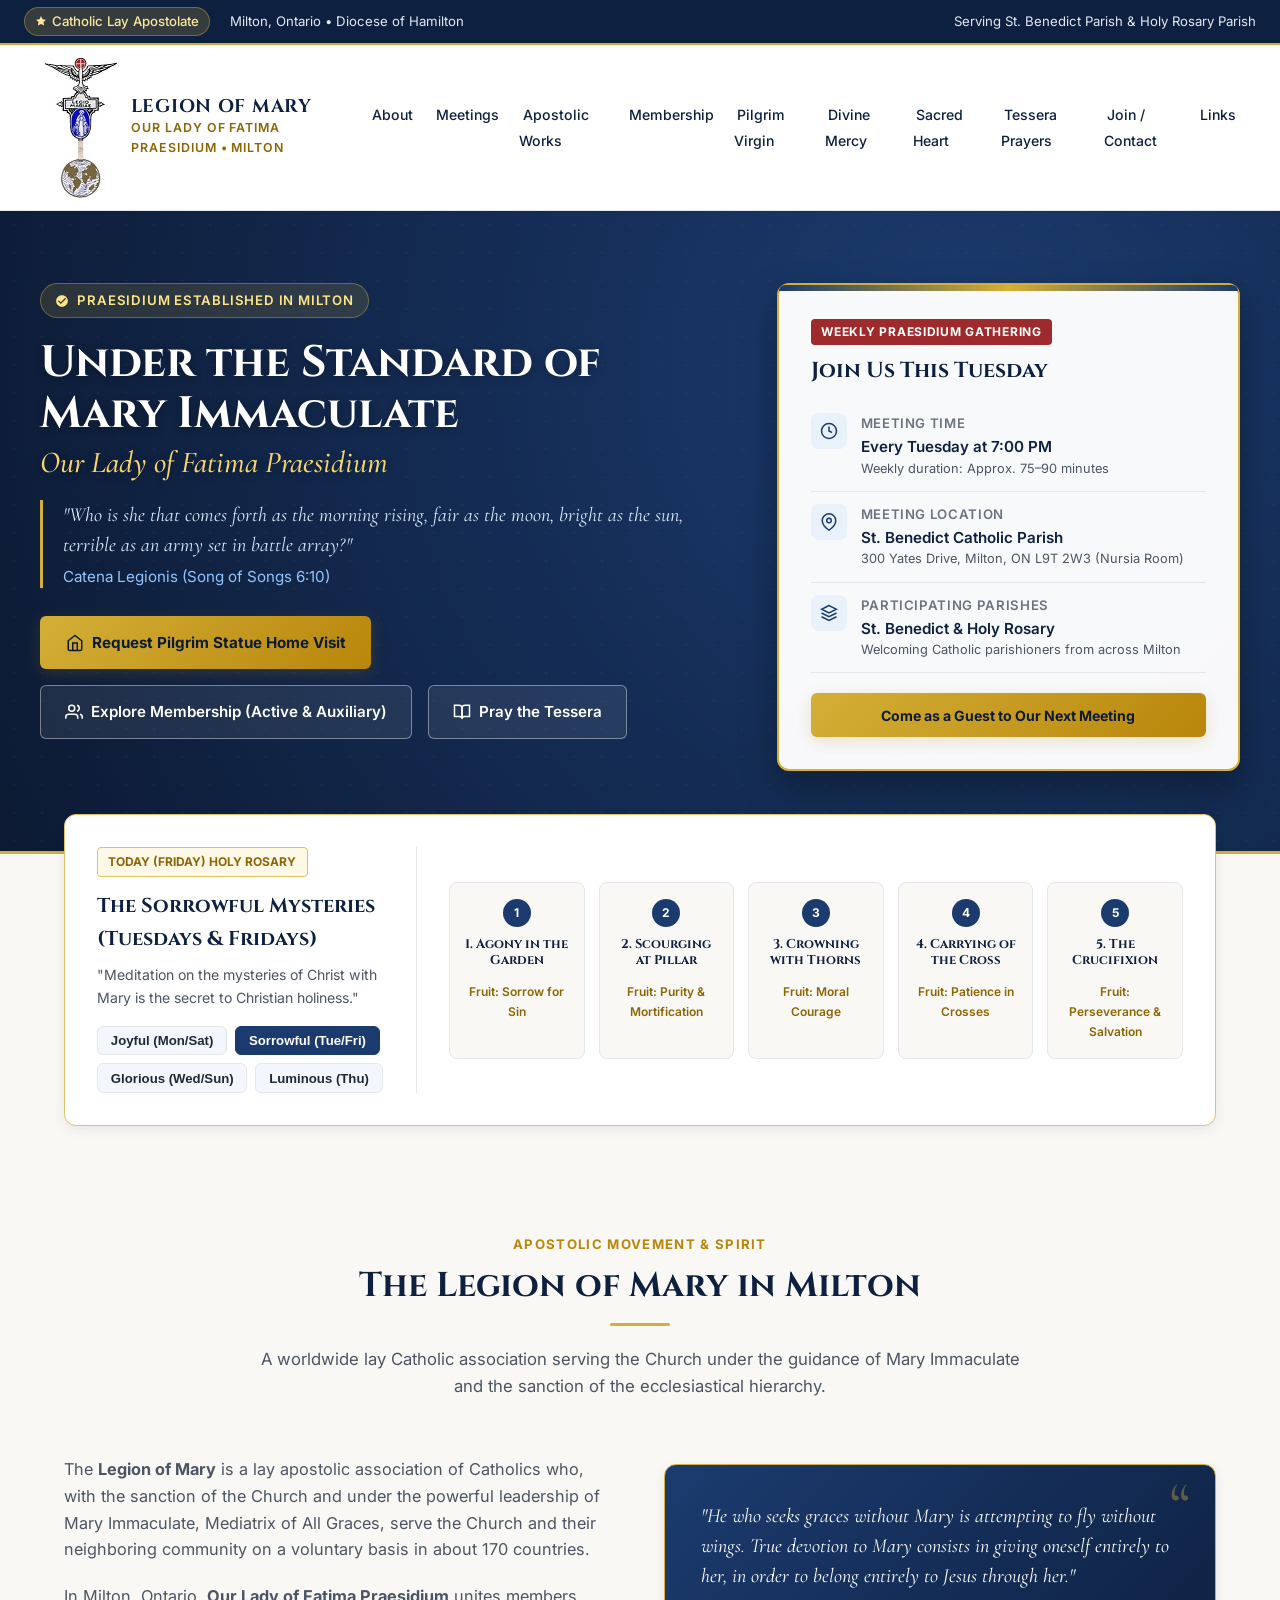
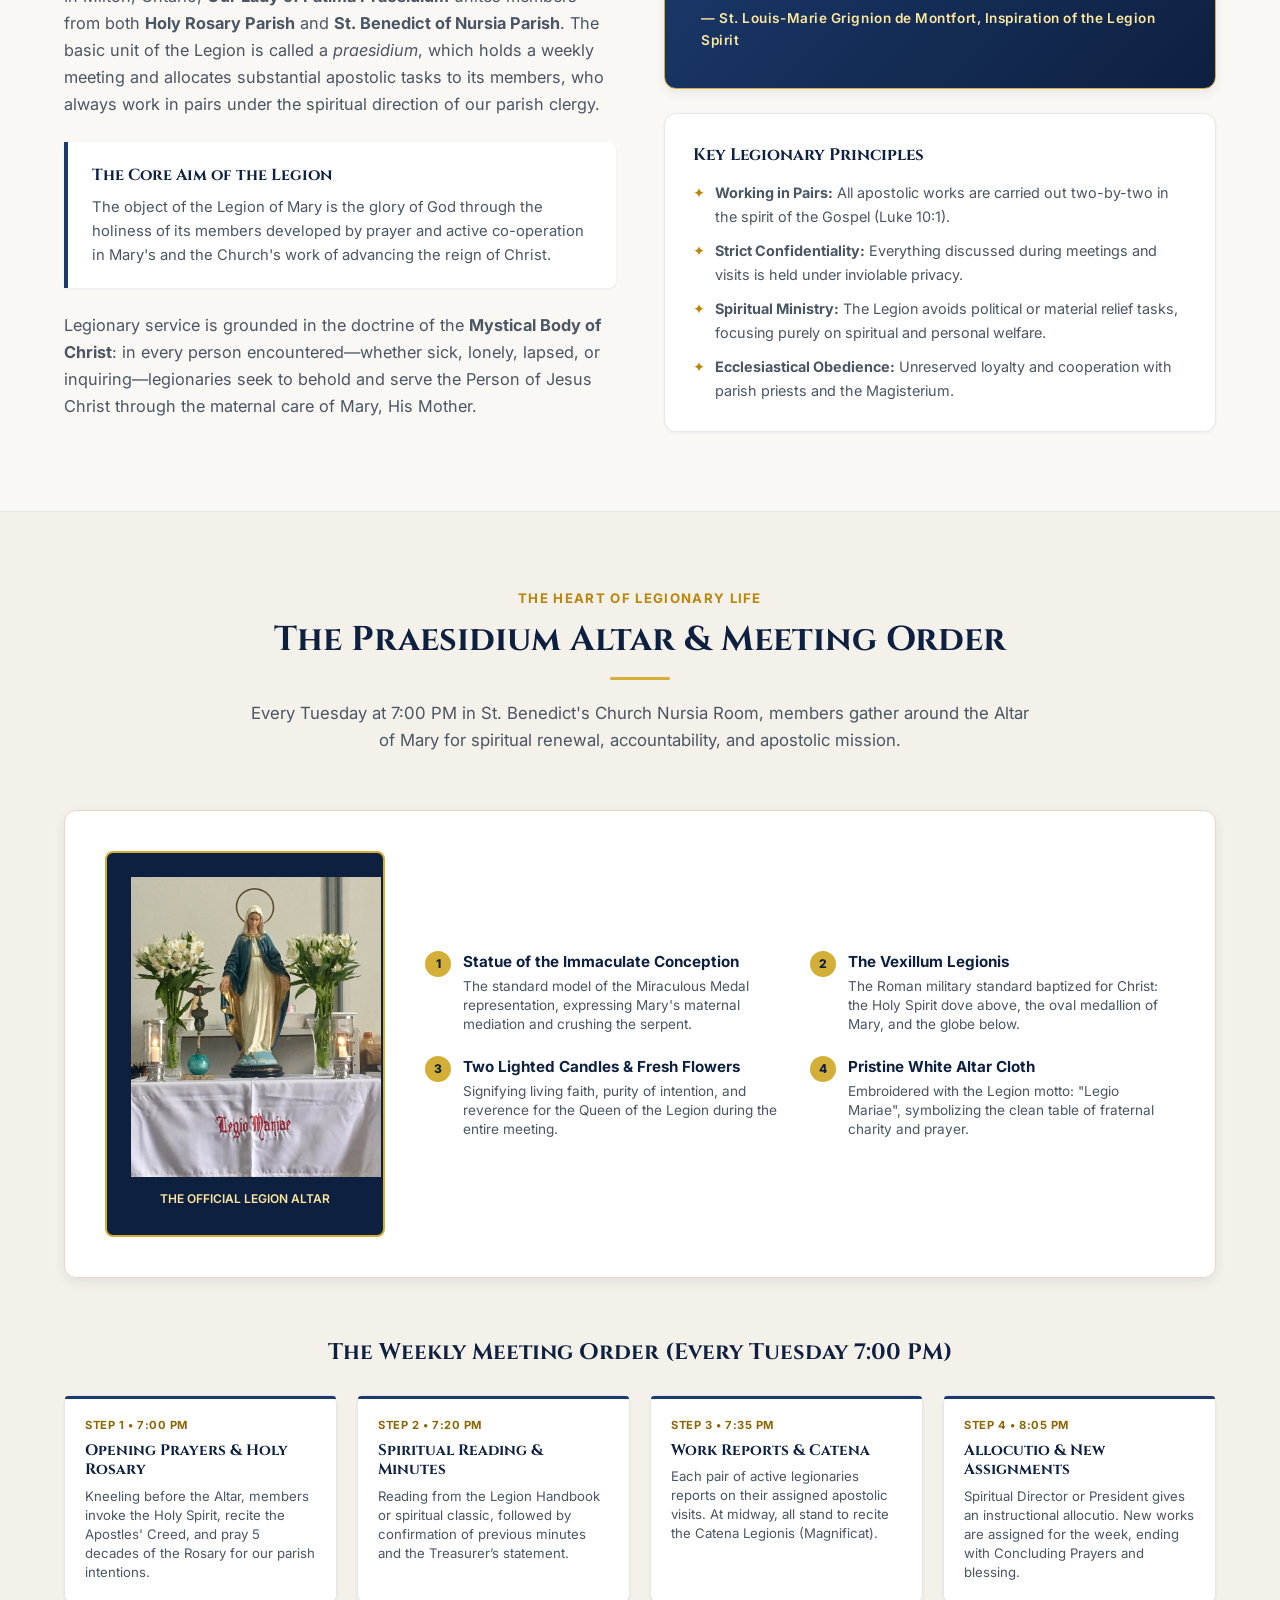
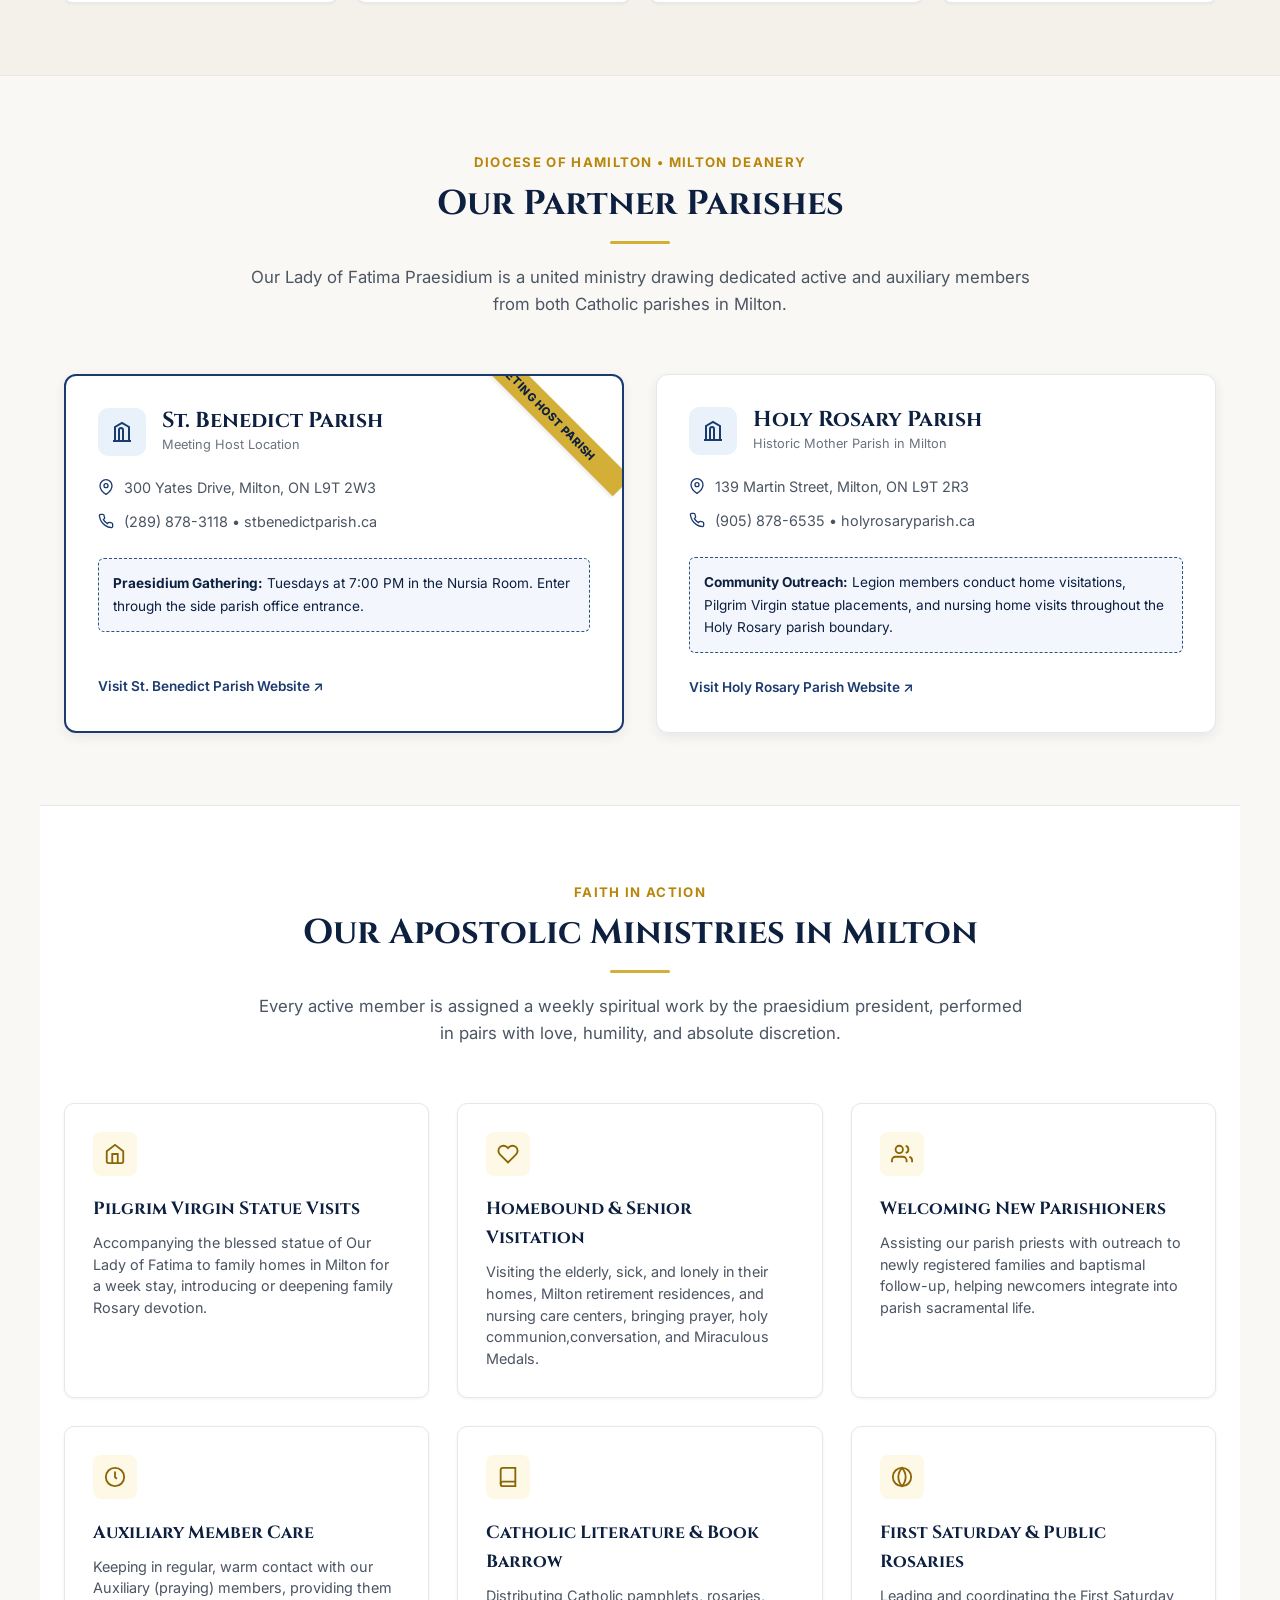
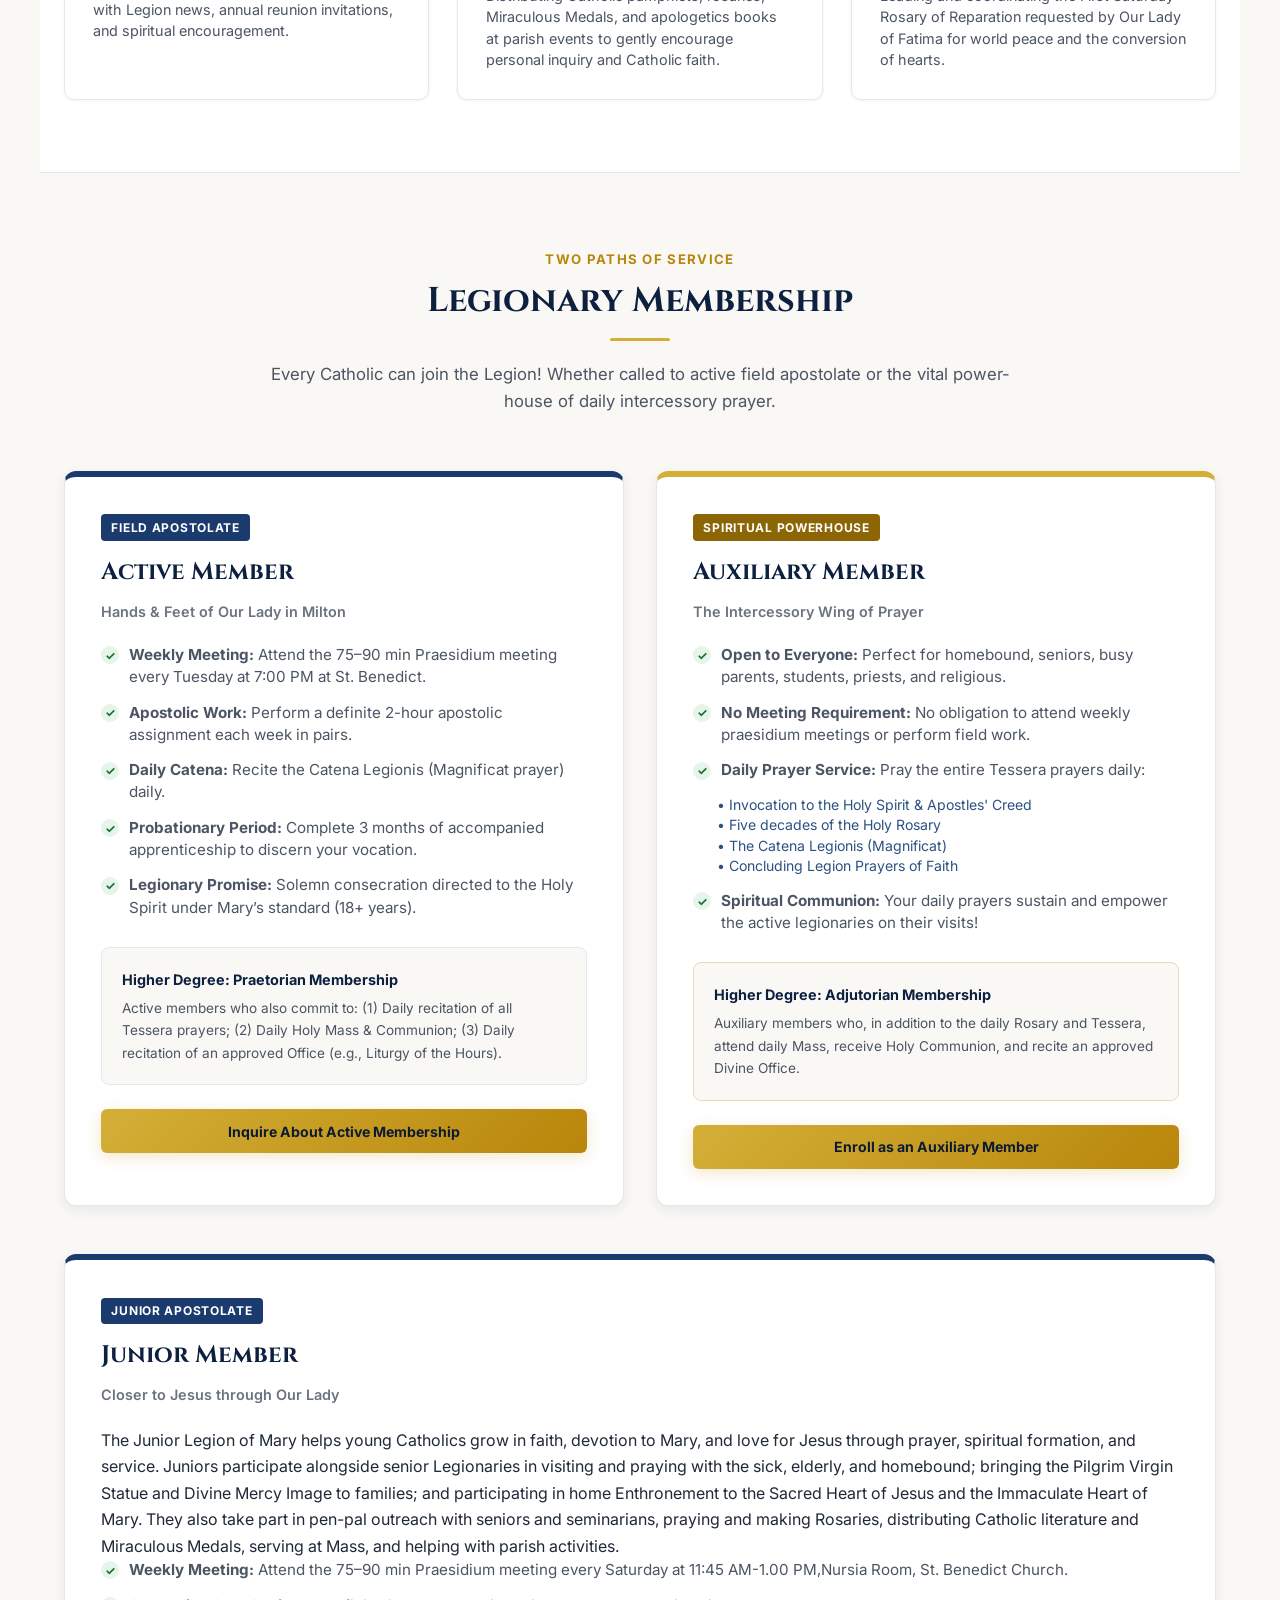
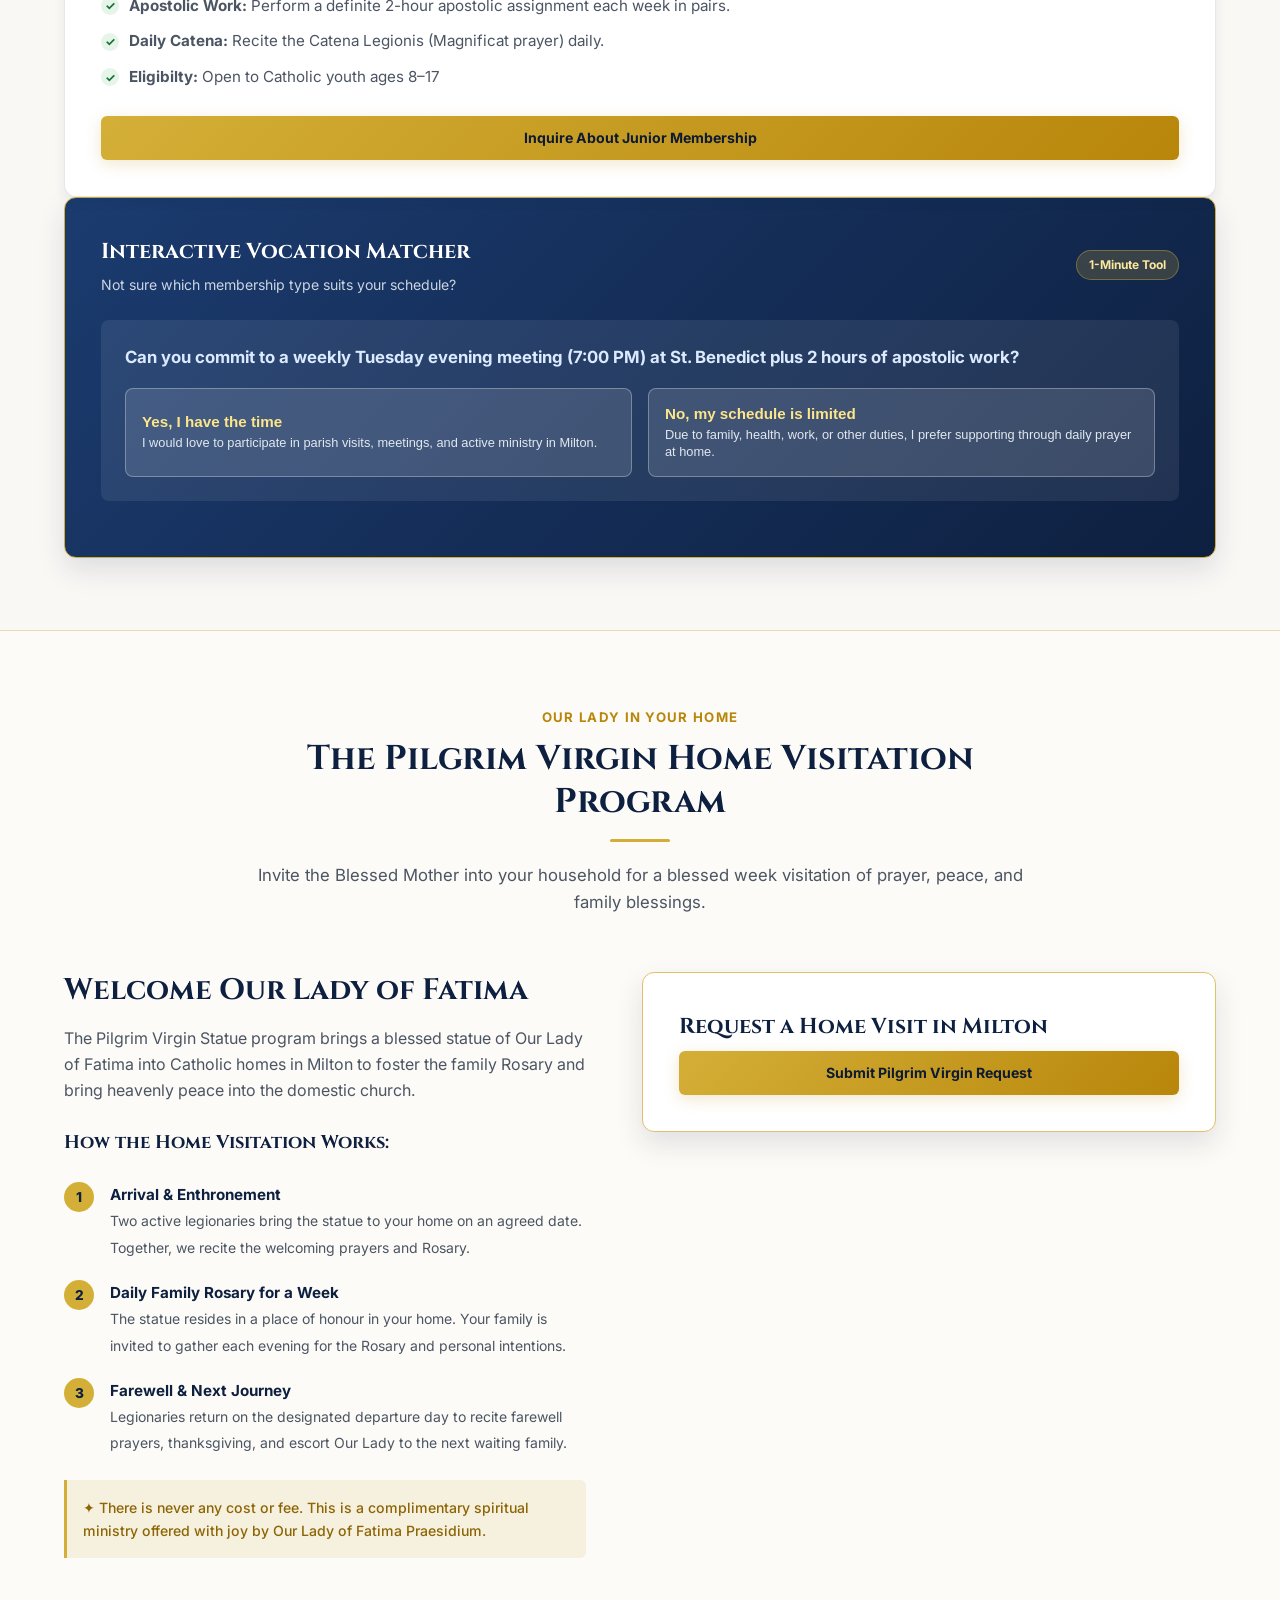
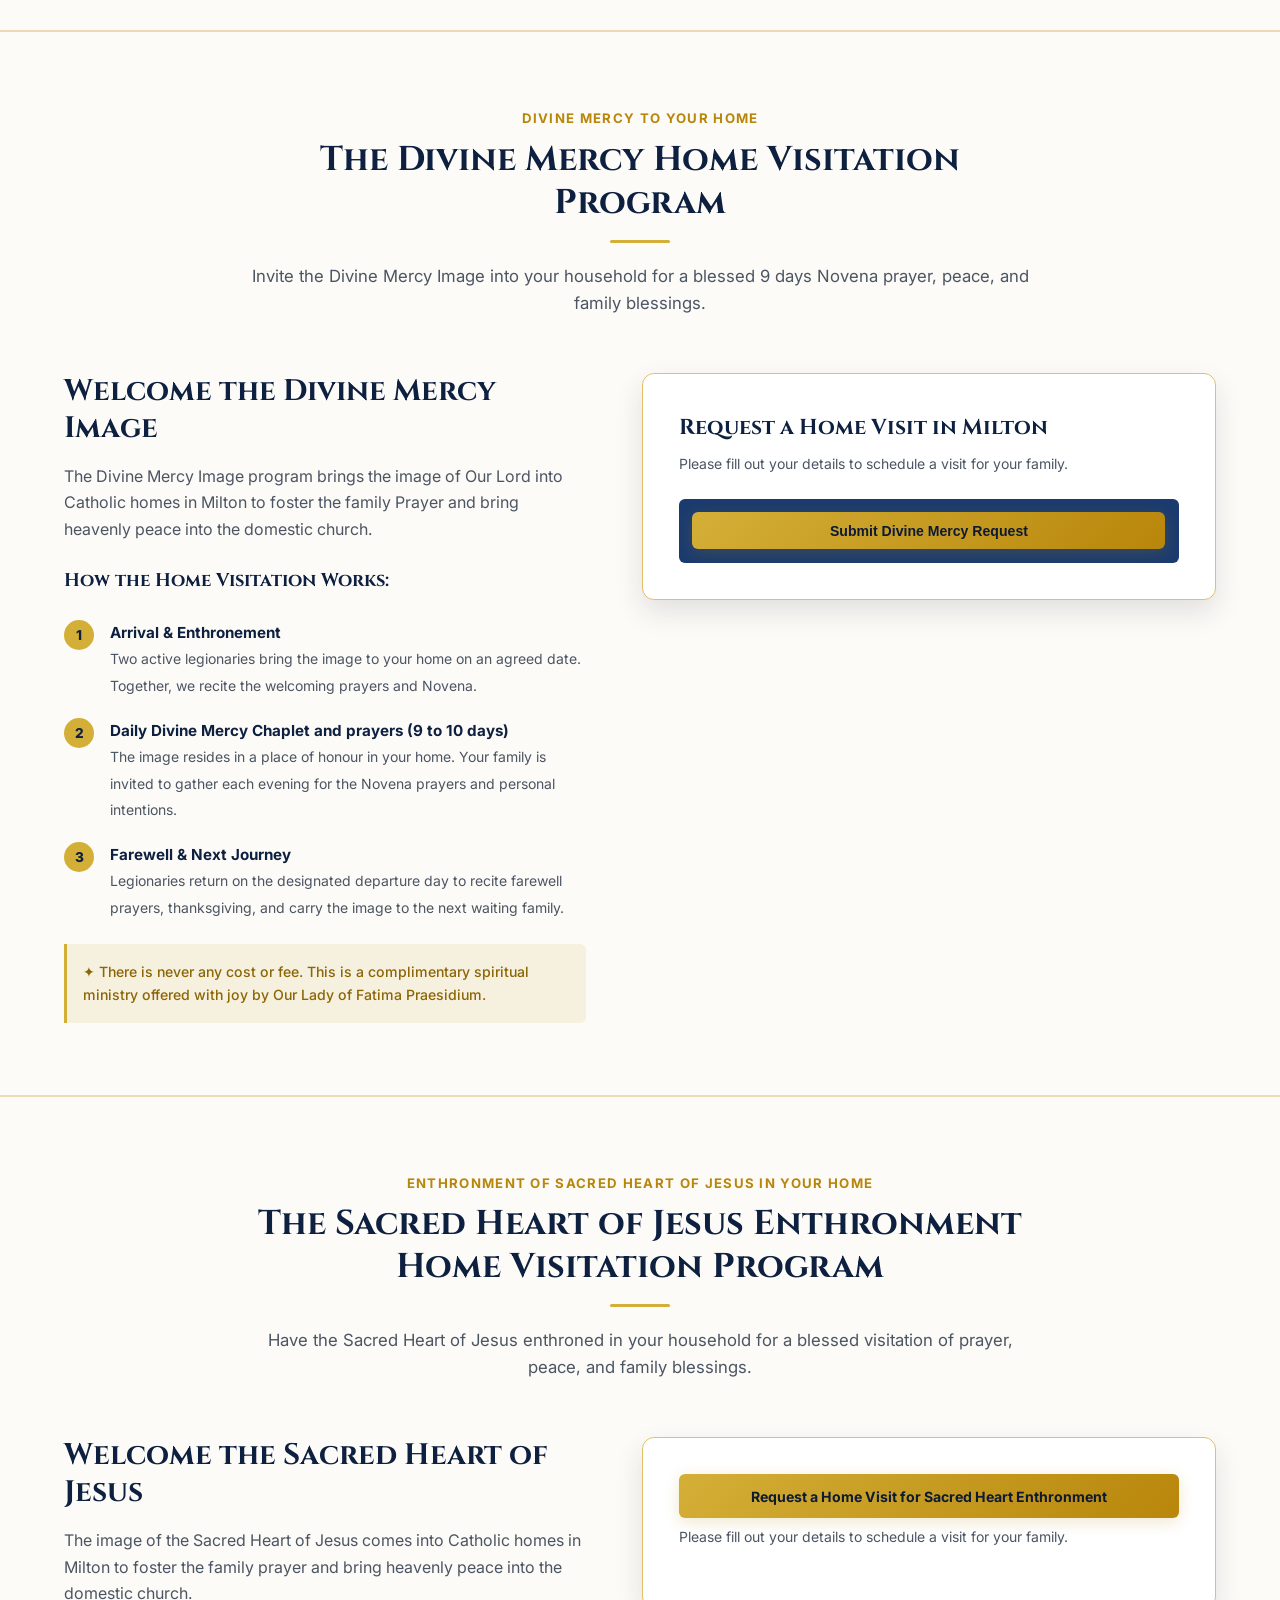
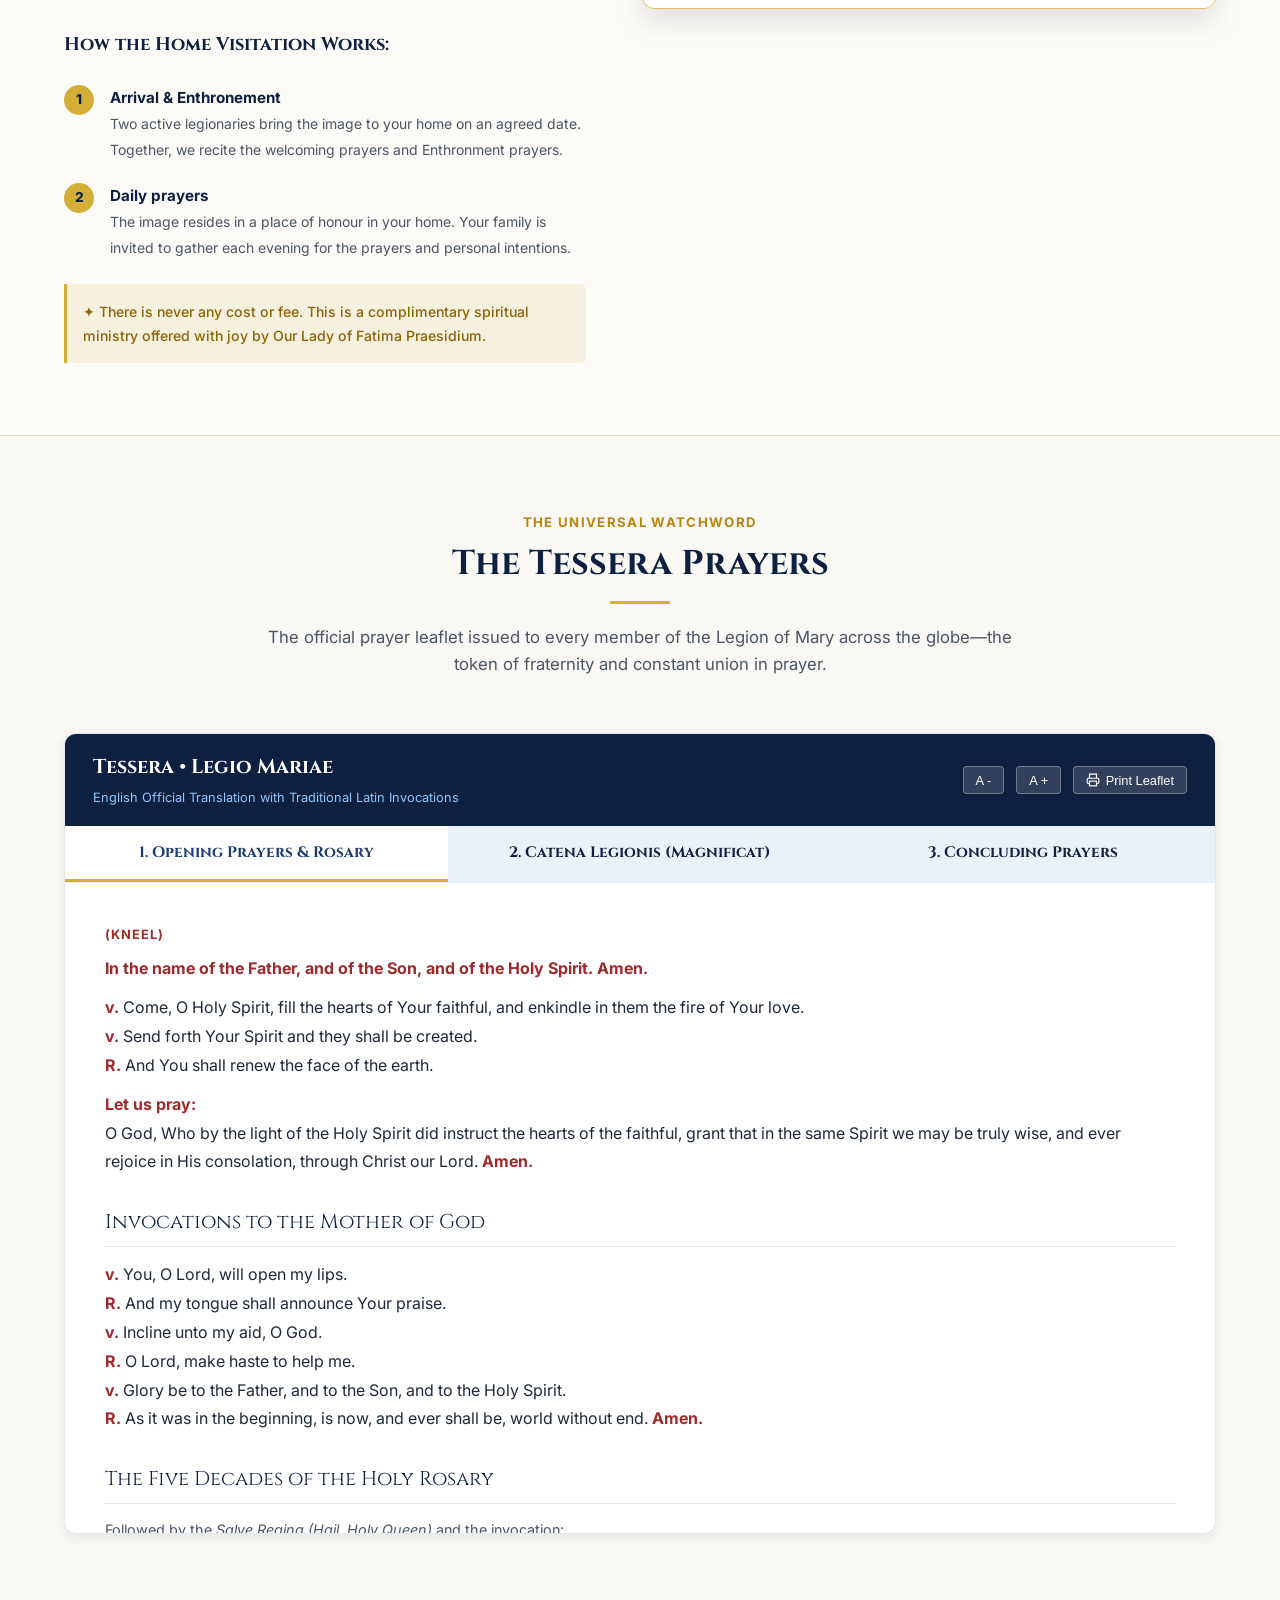
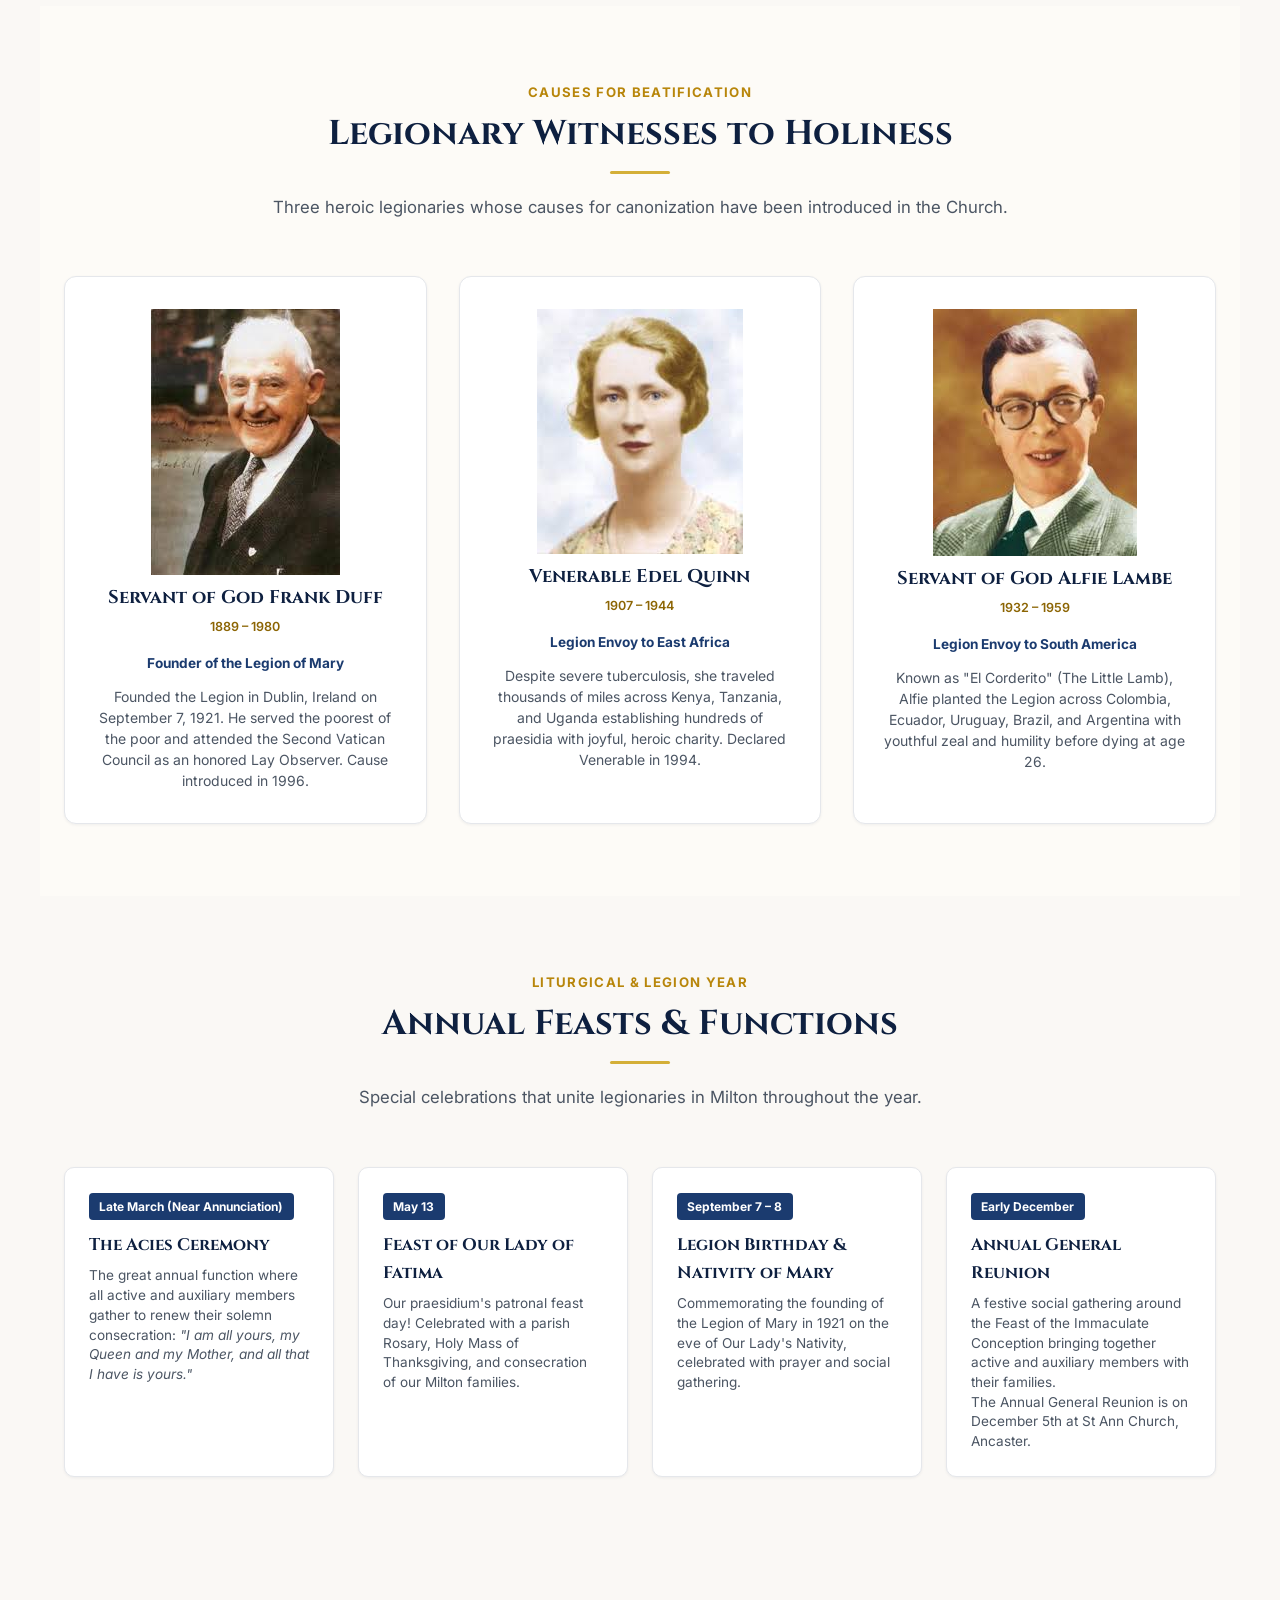
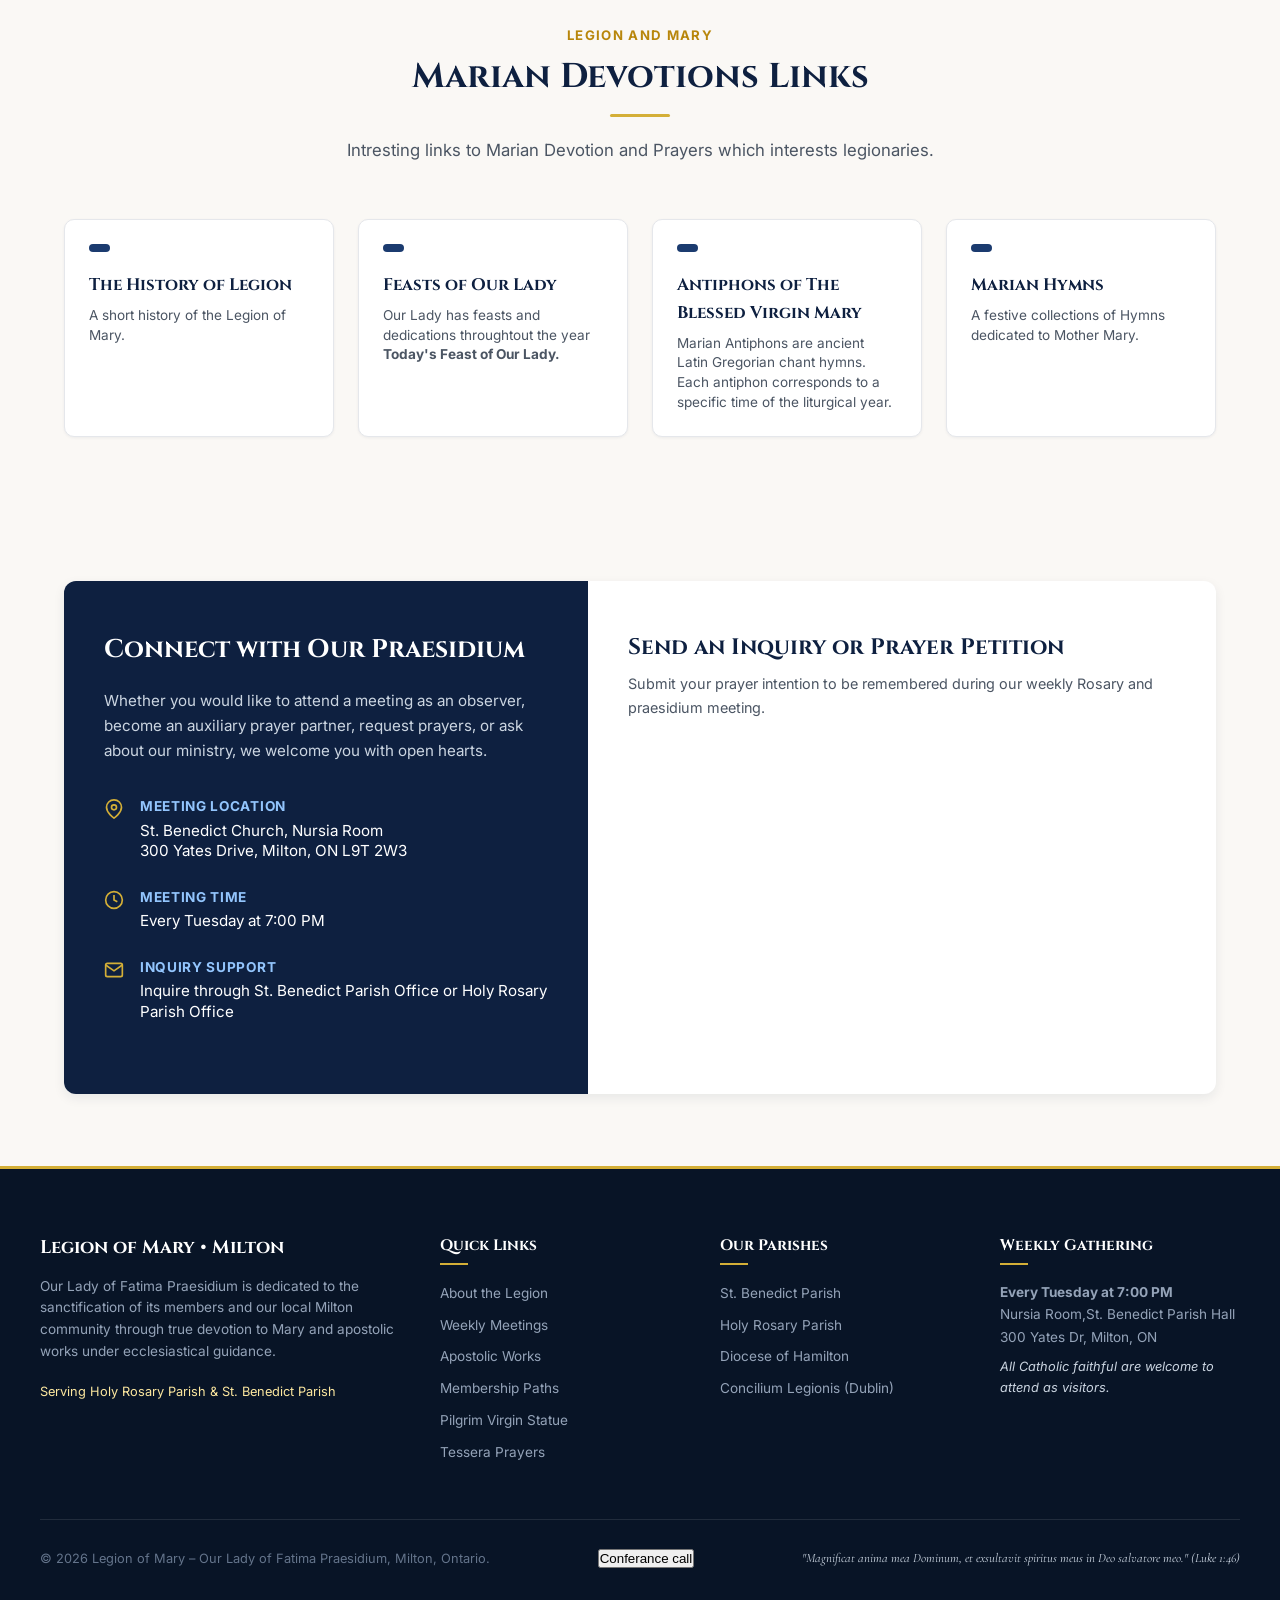
<file: index.html>
<!DOCTYPE html>
<html lang="en">
<head>
  <meta charset="UTF-8">
  <meta name="viewport" content="width=device-width, initial-scale=1.0">
  <title>Legion of Mary | Our Lady of Fatima Praesidium - Milton, Ontario</title>
  <meta name="description" content="Official website of the Legion of Mary, Our Lady of Fatima Praesidium in Milton, Ontario, serving St. Benedict and Holy Rosary Catholic Parishes. Discover our apostolic works, weekly meetings, Pilgrim Virgin statue visits, and Tessera prayers.">
  <link rel="preconnect" href="https://fonts.googleapis.com">
  <link rel="preconnect" href="https://fonts.gstatic.com" crossorigin>
  <link href="https://fonts.googleapis.com/css2?family=Cinzel:wght@500;600;700;800&family=Cormorant+Garamond:ital,wght@0,400;0,600;0,700;1,400;1,600&family=Inter:wght@300;400;500;600;700&display=swap" rel="stylesheet">
  <link rel="stylesheet" href="style.css">
</head>
<body>
  <!-- TOP BAR -->
  <div class="top-bar">
    <div class="top-bar-left">
      <span class="top-bar-badge">
        <svg width="12" height="12" viewBox="0 0 24 24" fill="currentColor"><path d="M12 2l3.09 6.26L22 9.27l-5 4.87 1.18 6.88L12 17.77l-6.18 3.25L7 14.14 2 9.27l6.91-1.01L12 2z"/></svg>
        Catholic Lay Apostolate
      </span>
      <span>Milton, Ontario • Diocese of Hamilton</span>
    </div>
    <div class="top-bar-right">
      <span>Serving St. Benedict Parish & Holy Rosary Parish</span>
    </div>
  </div>
  <!-- NAVIGATION HEADER -->
  <header class="header-nav">
    <div class="nav-container">
      <a href="#home" class="brand-group">
        <!-- Legion of Mary logo -->
        <img src="images/LOM logo1.jpg" alt="Legion of Mary Logo">
        <div class="brand-text">
          <h1>LEGION OF MARY</h1>
          <span>Our Lady of Fatima Praesidium • Milton</span>
        </div>
      </a>
      <nav>
        <ul class="nav-links" id="nav-links">
          <li><a href="#about">About</a></li>
          <li><a href="#meetings">Meetings</a></li>
          <li><a href="#ministries">Apostolic Works</a></li>
          <li><a href="#membership">Membership</a></li>
          <li><a href="#statue">Pilgrim Virgin</a></li>
	      <li><a href="#divine">Divine Mercy</a></li>
	      <li><a href="#heart">Sacred Heart</a></li>
          <li><a href="#tessera">Tessera Prayers</a></li>
          <li><a href="#contact" >Join / Contact</a></li>
		  <li><a href="#links"> Links</a></li>
        </ul>
      </nav>
      <button class="mobile-menu-btn" id="mobile-toggle" aria-label="Toggle Navigation">
        ☰
      </button>
    </div>
  </header>
  <!-- HERO SECTION -->
  <section class="hero-section" id="home">
    <div class="hero-overlay-pattern"></div>
    <div class="hero-container">
      <div class="hero-content">
        <div class="hero-eyebrow">
          <svg width="14" height="14" viewBox="0 0 24 24" fill="currentColor"><path d="M12 2C6.48 2 2 6.48 2 12s4.48 10 10 10 10-4.48 10-10S17.52 2 12 2zm-2 15l-5-5 1.41-1.41L10 14.17l7.59-7.59L19 8l-9 9z"/></svg>
          Praesidium Established in Milton
        </div>
        <h2 class="hero-title">
          Under the Standard of Mary Immaculate
          <span>Our Lady of Fatima Praesidium</span>
        </h2>   
        <div class="hero-quote">
          "Who is she that comes forth as the morning rising, fair as the moon, bright as the sun, terrible as an army set in battle array?"
          <span class="hero-quote-latin">Catena Legionis (Song of Songs 6:10)</span>
        </div>
        <div class="hero-actions">
          <a href="#statue" class="btn-gold">
            <svg width="18" height="18" viewBox="0 0 24 24" fill="none" stroke="currentColor" stroke-width="2"><path d="M3 9l9-7 9 7v11a2 2 0 0 1-2 2H5a2 2 0 0 1-2-2z"></path><polyline points="9 22 9 12 15 12 15 22"></polyline></svg>
            Request Pilgrim Statue Home Visit
          </a>
          <a href="#membership" class="btn-outline-white">
            <svg width="18" height="18" viewBox="0 0 24 24" fill="none" stroke="currentColor" stroke-width="2"><path d="M17 21v-2a4 4 0 0 0-4-4H5a4 4 0 0 0-4 4v2"></path><circle cx="9" cy="7" r="4"></circle><path d="M23 21v-2a4 4 0 0 0-3-3.87"></path><path d="M16 3.13a4 4 0 0 1 0 7.75"></path></svg>
            Explore Membership (Active & Auxiliary)
          </a>
          <a href="#tessera" class="btn-outline-white">
            <svg width="18" height="18" viewBox="0 0 24 24" fill="none" stroke="currentColor" stroke-width="2"><path d="M2 3h6a4 4 0 0 1 4 4v14a3 3 0 0 0-3-3H2z"></path><path d="M22 3h-6a4 4 0 0 0-4 4v14a3 3 0 0 1 3-3h7z"></path></svg>
            Pray the Tessera
          </a>
        </div>
      </div>
      <!-- Hero Meeting Info Card -->
      <div class="hero-meeting-card" id="meeting-quick-card">
        <span class="card-header-badge">Weekly Praesidium Gathering</span>
        <h3 class="meeting-card-title">Join Us This Tuesday</h3> 
        <div class="meeting-detail-row">
          <div class="detail-icon-wrap">
            <svg viewBox="0 0 24 24" fill="none" stroke-width="2"><circle cx="12" cy="12" r="10"></circle><polyline points="12 6 12 12 16 14"></polyline></svg>
          </div>
          <div class="detail-text">
            <h4>Meeting Time</h4>
            <p>Every Tuesday at 7:00 PM</p>
            <small>Weekly duration: Approx. 75–90 minutes</small>
          </div>
        </div>
        <div class="meeting-detail-row">
          <div class="detail-icon-wrap">
            <svg viewBox="0 0 24 24" fill="none" stroke-width="2"><path d="M21 10c0 7-9 13-9 13s-9-6-9-13a9 9 0 0 1 18 0z"></path><circle cx="12" cy="10" r="3"></circle></svg>
          </div>
          <div class="detail-text">
            <h4>Meeting Location</h4>
            <p>St. Benedict Catholic Parish</p>
            <small>300 Yates Drive, Milton, ON L9T 2W3 (Nursia Room)</small>
          </div>
        </div>
        <div class="meeting-detail-row">
          <div class="detail-icon-wrap">
            <svg viewBox="0 0 24 24" fill="none" stroke-width="2"><path d="M12 2L2 7l10 5 10-5-10-5zM2 17l10 5 10-5M2 12l10 5 10-5"></path></svg>
          </div>
          <div class="detail-text">
            <h4>Participating Parishes</h4>
            <p>St. Benedict & Holy Rosary</p>
            <small>Welcoming Catholic parishioners from across Milton</small>
          </div>
        </div>
        <div style="margin-top: 1.25rem;">
          <a href="#contact" class="btn-gold" style="width: 100%; justify-content: center; font-size: 0.88rem; padding: 0.65rem;">
            Come as a Guest to Our Next Meeting
          </a>
        </div>
      </div>
    </div>
  </section>
  <!-- DAILY ROSARY MYSTERY WIDGET (INTERACTIVE) -->
  <div class="section-wrap" style="padding-top: 0; padding-bottom: 2rem;">
    <div class="mystery-widget-card">
      <div class="widget-grid">
        <div class="widget-intro">
          <span class="widget-badge-today" id="today-day-label">Today's Holy Rosary</span>
          <h3 id="current-mystery-name">The Sorrowful Mysteries</h3>
          <p style="font-size: 0.88rem; color: var(--text-muted); margin-bottom: 0.75rem;">
            "Meditation on the mysteries of Christ with Mary is the secret to Christian holiness."</p>
          <div class="mystery-selector-tabs">
            <button class="mystery-tab" data-day="joyful" onclick="selectMystery('joyful')">Joyful (Mon/Sat)</button>
            <button class="mystery-tab" data-day="sorrowful" onclick="selectMystery('sorrowful')">Sorrowful (Tue/Fri)</button>
            <button class="mystery-tab" data-day="glorious" onclick="selectMystery('glorious')">Glorious (Wed/Sun)</button>
            <button class="mystery-tab" data-day="luminous" onclick="selectMystery('luminous')">Luminous (Thu)</button>
          </div>
        </div>
        <div class="mystery-display-content" id="mystery-beads-container">
          <!-- Populated by JavaScript -->
        </div>
      </div>
    </div>
  </div>
  <!-- ABOUT SECTION -->
  <section class="section-wrap" id="about">
    <div class="section-header-center">
      <span class="section-eyebrow">Apostolic Movement & Spirit</span>
      <h2 class="section-title">The Legion of Mary in Milton</h2>
      <div class="gold-divider"></div>
      <p class="section-subtitle">
        A worldwide lay Catholic association serving the Church under the guidance of Mary Immaculate and the sanction of the ecclesiastical hierarchy.</p>
    </div>
    <div class="about-grid">
      <div class="about-text">
        <p>
          The <strong>Legion of Mary</strong> is a lay apostolic association of Catholics who, with the sanction of the Church and under the powerful leadership of Mary Immaculate, Mediatrix of All Graces, serve the Church and their neighboring community on a voluntary basis in about 170 countries.
        </p>
        <p>
          In Milton, Ontario, <strong>Our Lady of Fatima Praesidium</strong> unites members from both <strong>Holy Rosary Parish</strong> and <strong>St. Benedict of Nursia Parish</strong>. The basic unit of the Legion is called a <em>praesidium</em>, which holds a weekly meeting and allocates substantial apostolic tasks to its members, who always work in pairs under the spiritual direction of our parish clergy.
        </p>        
        <div class="highlight-card">
          <h4>The Core Aim of the Legion</h4>
          <p>
            The object of the Legion of Mary is the glory of God through the holiness of its members developed by prayer and active co-operation in Mary's and the Church's work of advancing the reign of Christ.
          </p></div> 
		  <p> Legionary service is grounded in the doctrine of the <strong>Mystical Body of Christ</strong>: in every person encountered—whether sick, lonely, lapsed, or inquiring—legionaries seek to behold and serve the Person of Jesus Christ through the maternal care of Mary, His Mother.
        </p>
      </div>

      <div class="about-right">
        <div class="spiritual-quote-box">
          <div class="quote-icon">“</div>
          <blockquote>
            "He who seeks graces without Mary is attempting to fly without wings. True devotion to Mary consists in giving oneself entirely to her, in order to belong entirely to Jesus through her."
          </blockquote>
          <cite>— St. Louis-Marie Grignion de Montfort, Inspiration of the Legion Spirit</cite>
        </div>

        <div style="margin-top: 1.5rem; background: #ffffff; border-radius: 12px; padding: 1.75rem; border: 1px solid var(--border-subtle); box-shadow: var(--shadow-sm);">
          <h4 style="font-family: var(--font-title); font-size: 1.05rem; color: var(--primary-navy); margin-bottom: 0.75rem;">
            Key Legionary Principles
          </h4>
          <ul style="list-style: none;">
            <li style="display: flex; gap: 0.6rem; margin-bottom: 0.65rem; font-size: 0.9rem; color: var(--text-muted);">
              <span style="color: var(--gold-primary); font-weight: bold;">✦</span>
              <span><strong>Working in Pairs:</strong> All apostolic works are carried out two-by-two in the spirit of the Gospel (Luke 10:1).</span>
            </li>
            <li style="display: flex; gap: 0.6rem; margin-bottom: 0.65rem; font-size: 0.9rem; color: var(--text-muted);">
              <span style="color: var(--gold-primary); font-weight: bold;">✦</span>
              <span><strong>Strict Confidentiality:</strong> Everything discussed during meetings and visits is held under inviolable privacy.</span>
            </li>
            <li style="display: flex; gap: 0.6rem; margin-bottom: 0.65rem; font-size: 0.9rem; color: var(--text-muted);">
              <span style="color: var(--gold-primary); font-weight: bold;">✦</span>
              <span><strong>Spiritual Ministry:</strong> The Legion avoids political or material relief tasks, focusing purely on spiritual and personal welfare.</span>
            </li>
            <li style="display: flex; gap: 0.6rem; font-size: 0.9rem; color: var(--text-muted);">
              <span style="color: var(--gold-primary); font-weight: bold;">✦</span>
              <span><strong>Ecclesiastical Obedience:</strong> Unreserved loyalty and cooperation with parish priests and the Magisterium.</span>
            </li>
          </ul>
        </div>
      </div>
    </div>
  </section>

  <!-- THE PRAESIDIUM MEETING & ALTAR SECTION -->
  <section class="altar-section-bg" id="meetings">
    <div class="section-wrap">
      <div class="section-header-center">
        <span class="section-eyebrow">The Heart of Legionary Life</span>
        <h2 class="section-title">The Praesidium Altar & Meeting Order</h2>
        <div class="gold-divider"></div>
        <p class="section-subtitle">
          Every Tuesday at 7:00 PM in St. Benedict's Church Nursia Room, members gather around the Altar of Mary for spiritual renewal, accountability, and apostolic mission.
        </p>
      </div>

      <!-- Altar Visual Explanation -->
      <div class="altar-diagram-card">
        <div class="altar-visual-grid">
          <div class="altar-graphic">
            <img src= "images/LOMAltar.jpg" width="250" height="300">
            <span style="font-size: 0.75rem; color: #fce79f; font-weight: 600; text-transform: uppercase;">
              The Official Legion Altar
            </span>
          </div>

          <div class="altar-elements-list">
            <div class="altar-element-item">
              <div class="altar-num">1</div>
              <div>
                <h5>Statue of the Immaculate Conception</h5>
                <p>The standard model of the Miraculous Medal representation, expressing Mary's maternal mediation and crushing the serpent.</p>
              </div>
            </div>
            <div class="altar-element-item">
              <div class="altar-num">2</div>
              <div>
                <h5>The Vexillum Legionis</h5>
                <p>The Roman military standard baptized for Christ: the Holy Spirit dove above, the oval medallion of Mary, and the globe below.</p>
              </div>
            </div>
            <div class="altar-element-item">
              <div class="altar-num">3</div>
              <div>
                <h5>Two Lighted Candles & Fresh Flowers</h5>
                <p>Signifying living faith, purity of intention, and reverence for the Queen of the Legion during the entire meeting.</p>
              </div>
            </div>
            <div class="altar-element-item">
              <div class="altar-num">4</div>
              <div>
                <h5>Pristine White Altar Cloth</h5>
                <p>Embroidered with the Legion motto: "Legio Mariae", symbolizing the clean table of fraternal charity and prayer.</p>
              </div>
            </div>
          </div>
        </div>
      </div>

      <!-- Meeting Order Steps -->
      <h3 style="font-family: var(--font-title); font-size: 1.4rem; color: var(--primary-navy); margin-bottom: 1.5rem; text-align: center;">
        The Weekly Meeting Order (Every Tuesday 7:00 PM)
      </h3>

      <div class="timeline-steps">
        <div class="timeline-step-card">
          <span class="step-badge">Step 1 • 7:00 PM</span>
          <h4>Opening Prayers & Holy Rosary</h4>
          <p>Kneeling before the Altar, members invoke the Holy Spirit, recite the Apostles' Creed, and pray 5 decades of the Rosary for our parish intentions.</p>
        </div>
        <div class="timeline-step-card">
          <span class="step-badge">Step 2 • 7:20 PM</span>
          <h4>Spiritual Reading & Minutes</h4>
          <p>Reading from the Legion Handbook or spiritual classic, followed by confirmation of previous minutes and the Treasurer’s statement.</p>
        </div>
        <div class="timeline-step-card">
          <span class="step-badge">Step 3 • 7:35 PM</span>
          <h4>Work Reports & Catena</h4>
          <p>Each pair of active legionaries reports on their assigned apostolic visits. At midway, all stand to recite the Catena Legionis (Magnificat).</p>
        </div>
        <div class="timeline-step-card">
          <span class="step-badge">Step 4 • 8:05 PM</span>
          <h4>Allocutio & New Assignments</h4>
          <p>Spiritual Director or President gives an instructional allocutio. New works are assigned for the week, ending with Concluding Prayers and blessing.</p>
        </div>
      </div>
    </div>
  </section>

  <!-- PARISHES IN MILTON -->
  <section class="section-wrap" id="parishes">
    <div class="section-header-center">
      <span class="section-eyebrow">Diocese of Hamilton • Milton Deanery</span>
      <h2 class="section-title">Our Partner Parishes</h2>
      <div class="gold-divider"></div>
      <p class="section-subtitle">
        Our Lady of Fatima Praesidium is a united ministry drawing dedicated active and auxiliary members from both Catholic parishes in Milton.
      </p>
    </div>

    <div class="parish-cards-grid">
      <!-- St. Benedict -->
      <div class="parish-card primary-host">
        <div>
          <div class="parish-header">
            <div class="parish-icon">
              <svg viewBox="0 0 24 24" fill="none" stroke="currentColor" stroke-width="2"><path d="M3 21h18M5 21V7l7-4 7 4v14M9 10a2 2 0 1 1 4 0v11H9V10z"/></svg>
            </div>
            <div>
              <h3>St. Benedict Parish</h3>
              <span>Meeting Host Location</span>
            </div>
          </div>

          <div class="parish-details">
            <div class="parish-detail-item">
              <svg viewBox="0 0 24 24" fill="none" stroke-width="2"><path d="M21 10c0 7-9 13-9 13s-9-6-9-13a9 9 0 0 1 18 0z"></path><circle cx="12" cy="10" r="3"></circle></svg>
              <span>300 Yates Drive, Milton, ON L9T 2W3</span>
            </div>
            <div class="parish-detail-item">
              <svg viewBox="0 0 24 24" fill="none" stroke-width="2"><path d="M22 16.92v3a2 2 0 0 1-2.18 2 19.79 19.79 0 0 1-8.63-3.07 19.5 19.5 0 0 1-6-6 19.79 19.79 0 0 1-3.07-8.67A2 2 0 0 1 4.11 2h3a2 2 0 0 1 2 1.72 12.84 12.84 0 0 0 .7 2.81 2 2 0 0 1-.45 2.11L8.09 9.91a16 16 0 0 0 6 6l1.27-1.27a2 2 0 0 1 2.11-.45 12.84 12.84 0 0 0 2.81.7A2 2 0 0 1 22 16.92z"></path></svg>
              <span>(289) 878-3118 • stbenedictparish.ca</span>
            </div>
          </div>

          <div class="parish-schedule-badge">
            <strong>Praesidium Gathering:</strong> Tuesdays at 7:00 PM in the Nursia Room. Enter through the side parish office entrance.
          </div>
        </div>

        <div>
          <a href="https://stbenedictparish.ca" target="_blank" rel="noopener noreferrer" class="parish-link-btn">
            Visit St. Benedict Parish Website ↗
          </a>
        </div>
      </div>

      <!-- Holy Rosary -->
      <div class="parish-card">
        <div>
          <div class="parish-header">
            <div class="parish-icon">
              <svg viewBox="0 0 24 24" fill="none" stroke="currentColor" stroke-width="2"><path d="M3 21h18M5 21V7l7-4 7 4v14M9 10a2 2 0 1 1 4 0v11H9V10z"/></svg>
            </div>
            <div>
              <h3>Holy Rosary Parish</h3>
              <span>Historic Mother Parish in Milton</span>
            </div>
          </div>

          <div class="parish-details">
            <div class="parish-detail-item">
              <svg viewBox="0 0 24 24" fill="none" stroke-width="2"><path d="M21 10c0 7-9 13-9 13s-9-6-9-13a9 9 0 0 1 18 0z"></path><circle cx="12" cy="10" r="3"></circle></svg>
              <span>139 Martin Street, Milton, ON L9T 2R3</span>
            </div>
            <div class="parish-detail-item">
              <svg viewBox="0 0 24 24" fill="none" stroke-width="2"><path d="M22 16.92v3a2 2 0 0 1-2.18 2 19.79 19.79 0 0 1-8.63-3.07 19.5 19.5 0 0 1-6-6 19.79 19.79 0 0 1-3.07-8.67A2 2 0 0 1 4.11 2h3a2 2 0 0 1 2 1.72 12.84 12.84 0 0 0 .7 2.81 2 2 0 0 1-.45 2.11L8.09 9.91a16 16 0 0 0 6 6l1.27-1.27a2 2 0 0 1 2.11-.45 12.84 12.84 0 0 0 2.81.7A2 2 0 0 1 22 16.92z"></path></svg>
              <span>(905) 878-6535 • holyrosaryparish.ca</span>
            </div>
          </div>

          <div class="parish-schedule-badge">
            <strong>Community Outreach:</strong> Legion members conduct home visitations, Pilgrim Virgin statue placements, and nursing home visits throughout the Holy Rosary parish boundary.
          </div>
        </div>

        <div>
          <a href="https://www.holyrosaryparish.ca" target="_blank" rel="noopener noreferrer" class="parish-link-btn">
            Visit Holy Rosary Parish Website ↗
          </a>
        </div>
      </div>
    </div>
  </section>

  <!-- APOSTOLIC MINISTRIES & WORKS -->
  <section class="section-wrap" style="background: #ffffff; border-top: 1px solid var(--border-subtle); border-bottom: 1px solid var(--border-subtle);" id="ministries">
    <div class="section-header-center">
      <span class="section-eyebrow">Faith in Action</span>
      <h2 class="section-title">Our Apostolic Ministries in Milton</h2>
      <div class="gold-divider"></div>
      <p class="section-subtitle">
        Every active member is assigned a weekly spiritual work by the praesidium president, performed in pairs with love, humility, and absolute discretion.
      </p>
    </div>

    <div class="works-grid">
      <div class="work-card">
        <div class="work-icon-box">
          <svg viewBox="0 0 24 24" fill="none" stroke-width="2"><path d="M3 9l9-7 9 7v11a2 2 0 0 1-2 2H5a2 2 0 0 1-2-2z"></path><polyline points="9 22 9 12 15 12 15 22"></polyline></svg>
        </div>
        <h4>Pilgrim Virgin Statue Visits</h4>
        <p>Accompanying the blessed statue of Our Lady of Fatima to family homes in Milton for a week stay, introducing or deepening family Rosary devotion.</p>
      </div>

      <div class="work-card">
        <div class="work-icon-box">
          <svg viewBox="0 0 24 24" fill="none" stroke-width="2"><path d="M20.84 4.61a5.5 5.5 0 0 0-7.78 0L12 5.67l-1.06-1.06a5.5 5.5 0 0 0-7.78 7.78l1.06 1.06L12 21.23l7.78-7.78 1.06-1.06a5.5 5.5 0 0 0 0-7.78z"></path></svg>
        </div>
        <h4>Homebound & Senior Visitation</h4>
        <p>Visiting the elderly, sick, and lonely in their homes, Milton retirement residences, and nursing care centers, bringing prayer, holy communion,conversation, and Miraculous Medals.</p>
      </div>

      <div class="work-card">
        <div class="work-icon-box">
          <svg viewBox="0 0 24 24" fill="none" stroke-width="2"><path d="M17 21v-2a4 4 0 0 0-4-4H5a4 4 0 0 0-4 4v2"></path><circle cx="9" cy="7" r="4"></circle><path d="M23 21v-2a4 4 0 0 0-3-3.87"></path><path d="M16 3.13a4 4 0 0 1 0 7.75"></path></svg>
        </div>
        <h4>Welcoming New Parishioners</h4>
        <p>Assisting our parish priests with outreach to newly registered families and baptismal follow-up, helping newcomers integrate into parish sacramental life.</p>
      </div>

      <div class="work-card">
        <div class="work-icon-box">
          <svg viewBox="0 0 24 24" fill="none" stroke-width="2"><circle cx="12" cy="12" r="10"></circle><polyline points="12 6 12 12 14 14"></polyline></svg>
        </div>
        <h4>Auxiliary Member Care</h4>
        <p>Keeping in regular, warm contact with our Auxiliary (praying) members, providing them with Legion news, annual reunion invitations, and spiritual encouragement.</p>
      </div>

      <div class="work-card">
        <div class="work-icon-box">
          <svg viewBox="0 0 24 24" fill="none" stroke-width="2"><path d="M4 19.5A2.5 2.5 0 0 1 6.5 17H20"></path><path d="M6.5 2H20v20H6.5A2.5 2.5 0 0 1 4 19.5v-15A2.5 2.5 0 0 1 6.5 2z"></path></svg>
        </div>
        <h4>Catholic Literature & Book Barrow</h4>
        <p>Distributing Catholic pamphlets, rosaries, Miraculous Medals, and apologetics books at parish events to gently encourage personal inquiry and Catholic faith.</p>
      </div>

      <div class="work-card">
        <div class="work-icon-box">
          <svg viewBox="0 0 24 24" fill="none" stroke-width="2"><circle cx="12" cy="12" r="10"></circle><path d="M12 2a15.3 15.3 0 0 1 4 10 15.3 15.3 0 0 1-4 10 15.3 15.3 0 0 1-4-10 15.3 15.3 0 0 1 4-10z"></path></svg>
        </div>
        <h4>First Saturday & Public Rosaries</h4>
        <p>Leading and coordinating the First Saturday Rosary of Reparation requested by Our Lady of Fatima for world peace and the conversion of hearts.</p>
      </div>
    </div>
  </section>

  <!-- MEMBERSHIP SECTION (ACTIVE VS AUXILIARY) -->
  <section class="section-wrap" id="membership">
    <div class="section-header-center">
      <span class="section-eyebrow">Two Paths of Service</span>
      <h2 class="section-title">Legionary Membership</h2>
      <div class="gold-divider"></div>
      <p class="section-subtitle">
        Every Catholic can join the Legion! Whether called to active field apostolate or the vital power-house of daily intercessory prayer.
      </p>
    </div>

    <div class="membership-grid">
      <!-- Active Member Card -->
      <div class="membership-card active-type">
        <span class="card-header-badge" style="background: var(--marian-blue);">Field Apostolate</span>
        <h3 class="membership-type-title">Active Member</h3>
        <span class="membership-subtitle">Hands & Feet of Our Lady in Milton</span>

        <ul class="membership-features-list">
          <li>
            <span class="check-icon">✓</span>
            <span><strong>Weekly Meeting:</strong> Attend the 75–90 min Praesidium meeting every Tuesday at 7:00 PM at St. Benedict.</span>
          </li>
          <li>
            <span class="check-icon">✓</span>
            <span><strong>Apostolic Work:</strong> Perform a definite 2-hour apostolic assignment each week in pairs.</span>
          </li>
          <li>
            <span class="check-icon">✓</span>
            <span><strong>Daily Catena:</strong> Recite the Catena Legionis (Magnificat prayer) daily.</span>
          </li>
          <li>
            <span class="check-icon">✓</span>
            <span><strong>Probationary Period:</strong> Complete 3 months of accompanied apprenticeship to discern your vocation.</span>
          </li>
          <li>
            <span class="check-icon">✓</span>
            <span><strong>Legionary Promise:</strong> Solemn consecration directed to the Holy Spirit under Mary’s standard (18+ years).</span>
          </li>
        </ul>

        <div class="praetorian-box">
          <h5>Higher Degree: Praetorian Membership</h5>
          <p>Active members who also commit to: (1) Daily recitation of all Tessera prayers; (2) Daily Holy Mass & Communion; (3) Daily recitation of an approved Office (e.g., Liturgy of the Hours).</p>
        </div>

        <div style="margin-top: 1.5rem;">
          			  
        <a href="#contact" class="btn-gold" style="width: 100%; justify-content: center; font-size: 0.88rem; padding: 0.65rem;">
            Inquire About Active Membership
          </a>   			  
     </div>
      </div>

      <!-- Auxiliary Member Card -->
      <div class="membership-card auxiliary-type">
        <span class="card-header-badge" style="background: var(--gold-dark);">Spiritual Powerhouse</span>
        <h3 class="membership-type-title">Auxiliary Member</h3>
        <span class="membership-subtitle">The Intercessory Wing of Prayer</span>

        <ul class="membership-features-list">
          <li>
            <span class="check-icon">✓</span>
            <span><strong>Open to Everyone:</strong> Perfect for homebound, seniors, busy parents, students, priests, and religious.</span>
          </li>
          <li>
            <span class="check-icon">✓</span>
            <span><strong>No Meeting Requirement:</strong> No obligation to attend weekly praesidium meetings or perform field work.</span>
          </li>
          <li>
            <span class="check-icon">✓</span>
            <span><strong>Daily Prayer Service:</strong> Pray the entire Tessera prayers daily:</span>
          </li>
          <li style="padding-left: 1.5rem; font-size: 0.88rem; color: var(--marian-blue-light);">
            • Invocation to the Holy Spirit & Apostles' Creed<br>
            • Five decades of the Holy Rosary<br>
            • The Catena Legionis (Magnificat)<br>
            • Concluding Legion Prayers of Faith
          </li>
          <li>
            <span class="check-icon">✓</span>
            <span><strong>Spiritual Communion:</strong> Your daily prayers sustain and empower the active legionaries on their visits!</span>
          </li>
        </ul>

        <div class="praetorian-box" style="border-color: #ebd9b7;">
          <h5>Higher Degree: Adjutorian Membership</h5>
          <p>Auxiliary members who, in addition to the daily Rosary and Tessera, attend daily Mass, receive Holy Communion, and recite an approved Divine Office.</p>
        </div>

        <div style="margin-top: 1.5rem;">
         <a href="#contact" class="btn-gold" style="width: 100%; justify-content: center; font-size: 0.88rem; padding: 0.65rem;">
            Enroll as an Auxiliary Member	
          </a>
        </div>
      </div>
    </div>
<div class="membership-card active-type">
        <span class="card-header-badge" style="background: var(--marian-blue);">Junior Apostolate</span>
        <h3 class="membership-type-title">Junior Member</h3>
        <span class="membership-subtitle">Closer to Jesus through Our Lady</span>
The Junior Legion of Mary helps young Catholics grow in faith, devotion to Mary, and love for Jesus through prayer, spiritual formation, and service.
Juniors participate alongside senior Legionaries in visiting and praying with the sick, elderly, and homebound; bringing the Pilgrim Virgin Statue and Divine Mercy Image to families; and participating in home Enthronement to the Sacred Heart of Jesus and the Immaculate Heart of Mary. They also take part in pen-pal outreach with seniors and seminarians, praying and making Rosaries, distributing Catholic literature and Miraculous Medals, serving at Mass, and helping with parish activities.

        <ul class="membership-features-list">
          <li>
            <span class="check-icon">✓</span>
            <span><strong>Weekly Meeting:</strong> Attend the 75–90 min Praesidium meeting every Saturday at 11:45 AM-1.00 PM,Nursia Room, St. Benedict Church.</span>
          </li>
          <li>
            <span class="check-icon">✓</span>
            <span><strong>Apostolic Work:</strong> Perform a definite 2-hour apostolic assignment each week in pairs.</span>
          </li>
          <li>
            <span class="check-icon">✓</span>
            <span><strong>Daily Catena:</strong> Recite the Catena Legionis (Magnificat prayer) daily.</span>
          </li>
                     
          <li>
            <span class="check-icon">✓</span>
            <span><strong>Eligibilty:</strong> Open to Catholic youth ages 8–17</span>
          </li>
        </ul>

        <div style="margin-top: 1.5rem;">
          <a href="#contact" class="btn-gold" style="width: 100%; justify-content: center; font-size: 0.88rem; padding: 0.65rem;">
             Inquire About Junior Membership </a>
			  </div>
      </div>
    <!-- INTERACTIVE MEMBERSHIP FINDER QUIZ -->
    <div class="quiz-card">
      <div class="quiz-header">
        <div>
          <h3>Interactive Vocation Matcher</h3>
          <p style="font-size: 0.88rem; color: #cbd5e1; margin-top: 0.2rem;">Not sure which membership type suits your schedule?</p>
        </div>
        <span class="quiz-badge">1-Minute Tool</span>
      </div>

      <div id="quiz-question-container" class="quiz-question-box">
        <h4 id="quiz-question-text">Can you commit to a weekly Tuesday evening meeting (7:00 PM) at St. Benedict plus 2 hours of apostolic work?</h4>
        <div class="quiz-options">
          <button class="quiz-option-btn" onclick="answerQuiz(true)">
            <strong>Yes, I have the time</strong>
            <span>I would love to participate in parish visits, meetings, and active ministry in Milton.</span>
          </button>
          <button class="quiz-option-btn" onclick="answerQuiz(false)">
            <strong>No, my schedule is limited</strong>
            <span>Due to family, health, work, or other duties, I prefer supporting through daily prayer at home.</span>
          </button>
        </div>
      </div>

      <div id="quiz-result-box" class="quiz-result-area">
        <h4 id="quiz-result-title">Recommendation</h4>
        <p id="quiz-result-desc"></p>
        <button class="btn-gold" id="quiz-result-btn" onclick="applyQuizResult()">Proceed with this Option</button>
      </div>
    </div>
  </section>

  <!-- PILGRIM VIRGIN STATUE SECTION & BOOKING FORM -->
  <section class="statue-section-bg" id="statue">
    <div class="section-wrap">
      <div class="section-header-center">
        <span class="section-eyebrow">Our Lady in Your Home</span>
        <h2 class="section-title">The Pilgrim Virgin Home Visitation Program</h2>
        <div class="gold-divider"></div>
        <p class="section-subtitle">
          Invite the Blessed Mother into your household for a blessed week visitation of prayer, peace, and family blessings.
        </p>
      </div>

      <div class="statue-grid">
        <div class="statue-info-col">
          <h3>Welcome Our Lady of Fatima</h3>
          <p>
            The Pilgrim Virgin Statue program brings a blessed statue of Our Lady of Fatima into Catholic homes in Milton to foster the family Rosary and bring heavenly peace into the domestic church.
          </p>

          <h4 style="font-family: var(--font-title); font-size: 1.15rem; color: var(--primary-navy); margin-top: 1.5rem;">
            How the Home Visitation Works:
          </h4>

          <ol class="visitation-steps-list">
            <li>
              <div>
                <strong>Arrival & Enthronement</strong>
                <span>Two active legionaries bring the statue to your home on an agreed date. Together, we recite the welcoming prayers and Rosary.</span>
              </div>
            </li>
            <li>
              <div>
                <strong>Daily Family Rosary for a Week </strong>
                <span>The statue resides in a place of honour in your home. Your family is invited to gather each evening for the Rosary and personal intentions.</span>
              </div>
            </li>
            <li>
              <div>
                <strong>Farewell & Next Journey</strong>
                <span>Legionaries return on the designated departure day to recite farewell prayers, thanksgiving, and escort Our Lady to the next waiting family.</span>
              </div>
            </li>
          </ol>

          <div style="background: rgba(184, 134, 11, 0.1); border-left: 3px solid var(--gold-bright); padding: 1rem; border-radius: 0 6px 6px 0; font-size: 0.88rem; color: var(--gold-dark); font-weight: 500;">
            ✦ There is never any cost or fee. This is a complimentary spiritual ministry offered with joy by Our Lady of Fatima Praesidium.
          </div>
        </div>

        <!-- Interactive Booking Form -->
        <div class="statue-form-card"> 
          <h4>Request a Home Visit in Milton</h4>
         <a href="#contact" class="btn-gold" style="width: 100%; justify-content: center; font-size: 0.88rem; padding: 0.65rem;">
            Submit Pilgrim Virgin Request
 </a>
      
            </button>
          </form>
        </div>
      </div>
    </div>
  </section>  

<!-- DIVINE MERCY IMAGE SECTION & BOOKING FORM -->
  <section class="statue-section-bg" id="divine">
    <div class="section-wrap">
      <div class="section-header-center">
        <span class="section-eyebrow">Divine Mercy to Your Home</span>
        <h2 class="section-title">The Divine Mercy Home Visitation Program</h2>
        <div class="gold-divider"></div>
        <p class="section-subtitle">
          Invite the Divine Mercy Image into your household for a blessed 9 days Novena prayer, peace, and family blessings.
        </p>
      </div>

      <div class="statue-grid">
        <div class="statue-info-col">
          <h3>Welcome the Divine Mercy Image </h3>
          <p>
            The Divine Mercy Image program brings the image of Our Lord  into Catholic homes in Milton to foster the family Prayer and bring heavenly peace into the domestic church.
          </p>

          <h4 style="font-family: var(--font-title); font-size: 1.15rem; color: var(--primary-navy); margin-top: 1.5rem;">
            How the Home Visitation Works:
          </h4>

          <ol class="visitation-steps-list">
            <li>
              <div>
                <strong>Arrival & Enthronement</strong>
                <span>Two active legionaries bring the image to your home on an agreed date. Together, we recite the welcoming prayers and Novena.</span>
              </div>
            </li>
            <li>
              <div>
                <strong>Daily Divine Mercy Chaplet and prayers (9 to 10 days)</strong>
                <span>The image resides in a place of honour in your home. Your family is invited to gather each evening for the Novena prayers and personal intentions.</span>
              </div>
            </li>
            <li>
              <div>
                <strong>Farewell & Next Journey</strong>
                <span>Legionaries return on the designated departure day to recite farewell prayers, thanksgiving, and carry the image to the next waiting family.</span>
              </div>
            </li>
          </ol>

          <div style="background: rgba(184, 134, 11, 0.1); border-left: 3px solid var(--gold-bright); padding: 1rem; border-radius: 0 6px 6px 0; font-size: 0.88rem; color: var(--gold-dark); font-weight: 500;">
            ✦ There is never any cost or fee. This is a complimentary spiritual ministry offered with joy by Our Lady of Fatima Praesidium.
          </div>
        </div>
        <!-- Interactive Booking Form -->
        <div class="statue-form-card">
          <h4>Request a Home Visit in Milton</h4>
          <p>Please fill out your details to schedule a visit for your family.</p>
            
            <button type="submit" class="form-submit-btn">
                 <a href="#contact" class="btn-gold" style="width: 100%; justify-content: center; font-size: 0.88rem; padding: 0.65rem;">
          Submit Divine Mercy Request </a>
            </button>
          </form>
        </div>
      </div>
    </div>
  </section>

  <!-- CONFIRMATION MODAL -->
  <div class="modal-overlay" id="booking-modal">
    <div class="modal-card">
      <button class="modal-close-btn" onclick="closeModal()">×</button>
      <div style="text-align: center; margin-bottom: 1.5rem;">
        <div style="width: 56px; height: 56px; background: #e6f4ea; color: #137333; border-radius: 50%; display: flex; align-items: center; justify-content: center; margin: 0 auto 1rem; font-size: 1.75rem;">
          ✓
        </div>
        <h3 style="font-family: var(--font-title); font-size: 1.5rem; color: var(--primary-navy);">
          Request Received with Joy!
        </h3>
        <p style="font-size: 0.9rem; color: var(--text-muted); margin-top: 0.25rem;">
          Our Lady of Fatima Praesidium, Milton
        </p>
      </div>

      <div id="modal-details-content" style="background: var(--bg-cream); border: 1px solid var(--border-gold); border-radius: 8px; padding: 1.25rem; font-size: 0.88rem; margin-bottom: 1.5rem;">
        <!-- Filled by JS -->
      </div>

      <p style="font-size: 0.825rem; color: var(--text-muted); text-align: center; margin-bottom: 1.5rem;">
        A Legionary brother or sister will contact you by phone or email within 48 hours to confirm the scheduling and arrival time.
      </p>

      <button class="btn-gold" style="width: 100%; justify-content: center;" onclick="closeModal()">
        Close & Return to Website
      </button>
    </div>
  </div>

<!-- SACRED HEART ENTHRONMENT SECTION & BOOKING FORM -->
  <section class="statue-section-bg" id="heart">
    <div class="section-wrap">
      <div class="section-header-center">
        <span class="section-eyebrow">Enthronment of Sacred Heart of Jesus in Your Home</span>
        <h2 class="section-title">The Sacred Heart of Jesus Enthronment Home Visitation Program</h2>
        <div class="gold-divider"></div>
        <p class="section-subtitle">
          Have the Sacred Heart of Jesus enthroned in your household for a blessed  visitation of prayer, peace, and family blessings.
        </p>
      </div>

      <div class="statue-grid">
        <div class="statue-info-col">
          <h3>Welcome the Sacred Heart of Jesus</h3>
          <p>
            The image of the Sacred Heart of Jesus comes into Catholic homes in Milton to foster the family prayer and bring heavenly peace into the domestic church.
          </p>
          <h4 style="font-family: var(--font-title); font-size: 1.15rem; color: var(--primary-navy); margin-top: 1.5rem;">
            How the Home Visitation Works:
          </h4>
          <ol class="visitation-steps-list">
            <li>
              <div>
                <strong>Arrival & Enthronement</strong>
                <span>Two active legionaries bring the image to your home on an agreed date. Together, we recite the welcoming prayers and Enthronment prayers.</span>
              </div>
            </li>
            <li>
              <div>
                <strong>Daily prayers </strong>
                <span>The image resides in a place of honour in your home. Your family is invited to gather each evening for the prayers and personal intentions.</span>
              </div>
            </li>
                        
          </ol>
          <div style="background: rgba(184, 134, 11, 0.1); border-left: 3px solid var(--gold-bright); padding: 1rem; border-radius: 0 6px 6px 0; font-size: 0.88rem; color: var(--gold-dark); font-weight: 500;">
            ✦ There is never any cost or fee. This is a complimentary spiritual ministry offered with joy by Our Lady of Fatima Praesidium.
          </div>
        </div>

        <!-- Interactive Booking Form -->
        <div class="statue-form-card">
			<a href="#contact" class="btn-gold" style="width: 100%; justify-content: center; font-size: 0.88rem; padding: 0.65rem;">
            Request a Home Visit for Sacred Heart Enthronment
          </a>
          <h4></h4>
          <p>Please fill out your details to schedule a visit for your family.</p>  
       
        </div>
      </div>
    </div>
  </section>
  <!-- THE TESSERA PRAYERS (FULL OFFICIAL TEXT) -->
  <section class="section-wrap" id="tessera">
    <div class="section-header-center">
      <span class="section-eyebrow">The Universal Watchword</span>
      <h2 class="section-title">The Tessera Prayers</h2>
      <div class="gold-divider"></div>
      <p class="section-subtitle">
        The official prayer leaflet issued to every member of the Legion of Mary across the globe—the token of fraternity and constant union in prayer.
      </p>
    </div>

    <div class="tessera-container" id="tessera-section">
      <div class="tessera-controls-bar">
        <div class="tessera-controls-left">
          <h3>Tessera • Legio Mariae</h3>
          <span>English Official Translation with Traditional Latin Invocations</span>
        </div>
        <div class="tessera-actions">
          <button class="btn-tessera-tool" onclick="adjustFontSize(-1)">A -</button>
          <button class="btn-tessera-tool" onclick="adjustFontSize(1)">A +</button>
          <button class="btn-tessera-tool" onclick="window.print()">
            <svg width="14" height="14" viewBox="0 0 24 24" fill="none" stroke="currentColor" stroke-width="2"><polyline points="6 9 6 2 18 2 18 9"></polyline><path d="M6 18H4a2 2 0 0 1-2-2v-5a2 2 0 0 1 2-2h16a2 2 0 0 1 2 2v5a2 2 0 0 1-2 2h-2"></path><rect x="6" y="14" width="12" height="8"></rect></svg>
            Print Leaflet
          </button>
        </div>
      </div>

      <div class="tessera-tabs-nav">
        <button class="tessera-tab-item active" onclick="switchTesseraTab('opening')">1. Opening Prayers & Rosary</button>
        <button class="tessera-tab-item" onclick="switchTesseraTab('catena')">2. Catena Legionis (Magnificat)</button>
        <button class="tessera-tab-item" onclick="switchTesseraTab('concluding')">3. Concluding Prayers</button>
      </div>

      <div class="tessera-content-panel" id="tessera-body">
        <!-- Tab 1: Opening Prayers -->
        <div id="tessera-tab-opening">
          <span class="prayer-rubric">(Kneel)</span>
          <p class="prayer-versicle">
            <strong>In the name of the Father, and of the Son, and of the Holy Spirit. Amen.</strong>
          </p>
          <p class="prayer-versicle">
            <strong>v.</strong> Come, O Holy Spirit, fill the hearts of Your faithful, and enkindle in them the fire of Your love.<br>
            <strong>v.</strong> Send forth Your Spirit and they shall be created.<br>
            <strong>R.</strong> And You shall renew the face of the earth.
          </p>

          <p class="prayer-versicle">
            <strong>Let us pray:</strong><br>
            O God, Who by the light of the Holy Spirit did instruct the hearts of the faithful, grant that in the same Spirit we may be truly wise, and ever rejoice in His consolation, through Christ our Lord. <strong>Amen.</strong>
          </p>

          <div class="prayer-section-title">Invocations to the Mother of God</div>
          <p class="prayer-versicle">
            <strong>v.</strong> You, O Lord, will open my lips.<br>
            <strong>R.</strong> And my tongue shall announce Your praise.<br>
            <strong>v.</strong> Incline unto my aid, O God.<br>
            <strong>R.</strong> O Lord, make haste to help me.<br>
            <strong>v.</strong> Glory be to the Father, and to the Son, and to the Holy Spirit.<br>
            <strong>R.</strong> As it was in the beginning, is now, and ever shall be, world without end. <strong>Amen.</strong>
          </p>

          <div class="prayer-section-title">The Five Decades of the Holy Rosary</div>
          <p style="font-size: 0.9rem; color: var(--text-muted); margin-bottom: 1rem;">
            Followed by the <em>Salve Regina (Hail, Holy Queen)</em> and the invocation:
          </p>
          <p class="prayer-versicle">
            <strong>Hail, Holy Queen, Mother of Mercy,</strong> our life, our sweetness and our hope! To thee do we cry, poor banished children of Eve; to thee do we send up our sighs, mourning and weeping in this valley of tears. Turn then, most gracious advocate, thine eyes of mercy toward us, and after this our exile, show unto us the blessed fruit of thy womb, Jesus. O clement, O loving, O sweet Virgin Mary.<br><br>
            <strong>v.</strong> Pray for us, O Holy Mother of God.<br>
            <strong>R.</strong> That we may be made worthy of the promises of Christ.
          </p>
        </div>

        <!-- Tab 2: Catena Legionis -->
        <div id="tessera-tab-catena" style="display: none;">
          <span class="prayer-rubric">(All Stand)</span>
          <p style="font-size: 0.85rem; color: var(--gold-dark); margin-bottom: 1rem; font-style: italic;">
            "Catena Legionis" signifies the Chain of the Legion, uniting active and auxiliary members worldwide in daily prayer.
          </p>

          <p class="prayer-versicle">
            <strong>Antiphon:</strong> Who is she that comes forth as the morning rising, fair as the moon, bright as the sun, terrible as an army set in battle array?
          </p>

          <p class="prayer-versicle">
            <span class="prayer-rubric">(Make the Sign of the Cross)</span><br>
            <strong>v.</strong> My soul proclaims the greatness of the Lord, *<br>
            <strong>R.</strong> And my spirit rejoices in God my Savior.<br>
            <strong>v.</strong> For He has looked with favor on His lowly servant; *<br>
            <strong>R.</strong> From this day all generations will call me blessed.<br>
            <strong>v.</strong> The Almighty works marvels for me. *<br>
            <strong>R.</strong> Holy His name!<br>
            <strong>v.</strong> His mercy is from age to age, *<br>
            <strong>R.</strong> On those who fear Him.<br>
            <strong>v.</strong> He puts forth His arm in strength *<br>
            <strong>R.</strong> And scatters the proud-hearted.<br>
            <strong>v.</strong> He casts the mighty from their thrones *<br>
            <strong>R.</strong> And raises the lowly.<br>
            <strong>v.</strong> He fills the starving with good things, *<br>
            <strong>R.</strong> Sends the rich away empty.<br>
            <strong>v.</strong> He protects Israel His servant, *<br>
            <strong>R.</strong> Remembering His mercy,<br>
            <strong>v.</strong> The mercy promised to our fathers, *<br>
            <strong>R.</strong> To Abraham and his sons for ever.<br>
            <strong>v.</strong> Glory be to the Father, and to the Son, and to the Holy Spirit...<br>
            <strong>R.</strong> As it was in the beginning, is now, and ever shall be, world without end. <strong>Amen.</strong>
          </p>

          <p class="prayer-versicle" style="margin-top: 1.25rem;">
            <strong>Antiphon:</strong> Who is she that comes forth as the morning rising, fair as the moon, bright as the sun, terrible as an army set in battle array?<br><br>
            <strong>v.</strong> O Mary, conceived without sin.<br>
            <strong>R.</strong> Pray for us who have recourse to you.
          </p>

          <p class="prayer-versicle" style="margin-top: 1rem;">
            <strong>Let us pray:</strong><br>
            O Lord Jesus Christ, our mediator with the Father, Who has been pleased to appoint the Most Blessed Virgin, Your mother, to be our mother also, and our mediatrix with You, mercifully grant that whoever comes to You seeking Your favours may rejoice to receive all of them through her. <strong>Amen.</strong>
          </p>
        </div>

        <!-- Tab 3: Concluding Prayers -->
        <div id="tessera-tab-concluding" style="display: none;">
          <span class="prayer-rubric">(Kneel)</span>
          <p class="prayer-versicle">
            <strong>In the name of the Father, and of the Son, and of the Holy Spirit. Amen.</strong>
          </p>

          <p class="prayer-versicle">
            We fly to your patronage, O holy Mother of God; despise not our prayers in our necessities, but ever deliver us from all dangers, O glorious and blessed Virgin.
          </p>

          <div class="prayer-section-title">Invocations</div>
          <p class="prayer-versicle">
            <strong>v.</strong> Mary Immaculate, Mediatrix of all Graces.<br>
            <strong>R.</strong> Pray for us.<br>
            <strong>v.</strong> <span class="latin-phrase">Our Lady of Fatima (Patroness of our Praesidium).</span><br>
            <strong>R.</strong> Pray for us.<br>
            <strong>v.</strong> Sts. Michael, Gabriel and Raphael.<br>
            <strong>R.</strong> Pray for us.<br>
            <strong>v.</strong> All you heavenly Powers, Mary's Legion of Angels.<br>
            <strong>R.</strong> Pray for us.<br>
            <strong>v.</strong> St. John the Baptist.<br>
            <strong>R.</strong> Pray for us.<br>
            <strong>v.</strong> Saints Peter and Paul.<br>
            <strong>R.</strong> Pray for us.
          </p>

          <div class="prayer-section-title">The Legionary Prayer of Faith</div>
          <p class="prayer-versicle" style="font-weight: 500;">
            Confer, O Lord, on us, who serve beneath the standard of Mary, that fullness of faith in You and trust in her, to which it is given to conquer the world.<br><br>
            Grant us a lively faith, animated by charity, which will enable us to perform all our actions from the motive of pure love of You, and ever to see You and serve You in our neighbor;<br><br>
            A faith, firm and immovable as a rock, through which we shall rest tranquil and steadfast amid the crosses, toils and disappointments of life;<br><br>
            A courageous faith which will inspire us to undertake and carry out without hesitation great things for your glory and for the salvation of souls;<br><br>
            A faith which will be our Legion's Pillar of Fire – to lead us forth united – to kindle everywhere the fires of divine love – to enlighten those who are in darkness and in the shadow of death – to inflame those who are lukewarm – to bring back life to those who are dead in sin; and which will guide our own feet in the way of peace;<br><br>
            So that – the battle of life over – our Legion may reassemble, without the loss of any one, in the kingdom of Your love and glory. <strong>Amen.</strong>
          </p>

          <p class="prayer-versicle" style="margin-top: 1rem;">
            <strong>May the souls of our departed legionaries, and the souls of all the faithful departed, through the mercy of God, rest in peace. Amen.</strong>
          </p>
        </div>
      </div>
    </div>
  </section>

  <!-- LEGION HEROES & BEATIFICATION CAUSES -->
  <section class="section-wrap" style="background: #fdfbf7;" id="saints">
    <div class="section-header-center">
      <span class="section-eyebrow">Causes for Beatification</span>
      <h2 class="section-title">Legionary Witnesses to Holiness</h2>
      <div class="gold-divider"></div>
      <p class="section-subtitle">
        Three heroic legionaries whose causes for canonization have been introduced in the Church.
      </p>
    </div>

    <div class="saints-grid">
      <!-- Frank Duff -->
      <div class="saint-card">
        <img src= "images/fd.jpg">
        <h4 class="saint-title">Servant of God Frank Duff</h4>
        <span class="saint-dates">1889 – 1980</span>
        <span class="saint-role">Founder of the Legion of Mary</span>
        <p>
          Founded the Legion in Dublin, Ireland on September 7, 1921. He served the poorest of the poor and attended the Second Vatican Council as an honored Lay Observer. Cause introduced in 1996.
        </p>
      </div>

      <!-- Edel Quinn -->
      <div class="saint-card">
        <img src= "images/eq.jpg">
        <h4 class="saint-title">Venerable Edel Quinn</h4>
        <span class="saint-dates">1907 – 1944</span>
        <span class="saint-role">Legion Envoy to East Africa</span>
        <p>
          Despite severe tuberculosis, she traveled thousands of miles across Kenya, Tanzania, and Uganda establishing hundreds of praesidia with joyful, heroic charity. Declared Venerable in 1994.
        </p>
      </div>

      <!-- Alfie Lambe -->
      <div class="saint-card">
        <img src= "images/al.jpg">
        <h4 class="saint-title">Servant of God Alfie Lambe</h4>
        <span class="saint-dates">1932 – 1959</span>
        <span class="saint-role">Legion Envoy to South America</span>
        <p>
          Known as "El Corderito" (The Little Lamb), Alfie planted the Legion across Colombia, Ecuador, Uruguay, Brazil, and Argentina with youthful zeal and humility before dying at age 26.
        </p>
      </div>
    </div>
  </section>

  <!-- ANNUAL FEAST DAYS & CALENDAR -->
  <section class="section-wrap" id="events">
    <div class="section-header-center">
      <span class="section-eyebrow">Liturgical & Legion Year</span>
      <h2 class="section-title">Annual Feasts & Functions</h2>
      <div class="gold-divider"></div>
      <p class="section-subtitle">
        Special celebrations that unite legionaries in Milton throughout the year.
      </p>
    </div>

    <div class="events-grid">
      <div class="event-card">
        <span class="event-date-badge">Late March (Near Annunciation)</span>
        <h4>The Acies Ceremony</h4>
        <p>The great annual function where all active and auxiliary members gather to renew their solemn consecration: <em>"I am all yours, my Queen and my Mother, and all that I have is yours."</em></p>
      </div>

      <div class="event-card">
        <span class="event-date-badge">May 13</span>
        <h4>Feast of Our Lady of Fatima</h4>
        <p>Our praesidium's patronal feast day! Celebrated with a parish Rosary, Holy Mass of Thanksgiving, and consecration of our Milton families.</p>
      </div>

      <div class="event-card">
        <span class="event-date-badge">September 7 – 8</span>
        <h4>Legion Birthday & Nativity of Mary</h4>
        <p>Commemorating the founding of the Legion of Mary in 1921 on the eve of Our Lady's Nativity, celebrated with prayer and social gathering.</p>
      </div>

      <div class="event-card">
        <span class="event-date-badge">Early December</span>
        <h4>Annual General Reunion</h4>
        <p>A festive social gathering around the Feast of the Immaculate Conception bringing together active and auxiliary members with their families.</p>
      <p>The Annual General Reunion is on December 5th at St Ann Church, Ancaster.</p></div>
    </div>
  </section>

	<!---External links to Marian pages--->
 <section class="section-wrap" id="links">
    <div class="section-header-center">
      <span class="section-eyebrow">Legion and Mary</span>
      <h2 class="section-title">Marian Devotions Links </h2>
      <div class="gold-divider"></div>
      <p class="section-subtitle">
        Intresting links to Marian Devotion and Prayers which interests legionaries.
      </p>
    </div>

    <div class="events-grid">
      <div class="event-card">
        <span class="event-date-badge"></span>
        <a href="history.html" target="_blank"><h4>The History of Legion</h4></a>
        <p>A short history of the Legion of Mary. </p>
      </div>

      <div class="event-card">
        <span class="event-date-badge"></span>
        <a href="feasts.html" target="_blank"><h4>Feasts of Our Lady </h4></a>
        <p>Our Lady has feasts and dedications throughtout the year</p>
		  <a href="feasts.html" target="_blank"><p><b>Today's Feast of Our Lady.</b></p></a>
      </div>

      <div class="event-card">
        <span class="event-date-badge"></span>
		  <a href="antiphons.html" target="_blank"><h4>Antiphons of The Blessed Virgin Mary</h4></a>
          <p>Marian Antiphons are ancient Latin Gregorian chant hymns. Each antiphon corresponds to a specific time of the liturgical year. </p>
      </div>

      <div class="event-card">
        <span class="event-date-badge"></span>
        <a href="hymns.html" target="_blank"><h4>Marian Hymns</h4></a>
        <p>A festive collections of Hymns dedicated to Mother Mary.</p>
      </div>
    </div>
  </section>


  <!-- CONTACT & PRAYER PETITIONS SECTION -->
  <section class="section-wrap" id="contact">
    <div class="contact-container">
      <div class="contact-info-panel">
        <h3>Connect with Our Praesidium</h3>
        <p>
          Whether you would like to attend a meeting as an observer, become an auxiliary prayer partner, request prayers, or ask about our ministry, we welcome you with open hearts.
        </p>

        <div class="contact-meta-item">
          <svg viewBox="0 0 24 24" fill="none" stroke-width="2"><path d="M21 10c0 7-9 13-9 13s-9-6-9-13a9 9 0 0 1 18 0z"></path><circle cx="12" cy="10" r="3"></circle></svg>
          <div>
            <h5>Meeting Location</h5>
            <p>St. Benedict Church, Nursia Room<br>300 Yates Drive, Milton, ON L9T 2W3</p>
          </div>
        </div>

        <div class="contact-meta-item">
          <svg viewBox="0 0 24 24" fill="none" stroke-width="2"><circle cx="12" cy="12" r="10"></circle><polyline points="12 6 12 12 16 14"></polyline></svg>
          <div>
            <h5>Meeting Time</h5>
            <p>Every Tuesday at 7:00 PM</p>
          </div>
        </div>

        <div class="contact-meta-item">
          <svg viewBox="0 0 24 24" fill="none" stroke-width="2"><path d="M4 4h16c1.1 0 2 .9 2 2v12c0 1.1-.9 2-2 2H4c-1.1 0-2-.9-2-2V6c0-1.1.9-2 2-2z"></path><polyline points="22,6 12,13 2,6"></polyline></svg>
          <div>
            <h5>Inquiry Support</h5>
            <p>Inquire through St. Benedict Parish Office or Holy Rosary Parish Office</p>
          </div>
        </div>
      </div>

      <div class="contact-form-panel">
        <h3>Send an Inquiry or Prayer Petition</h3>
        <p>Submit your prayer intention to be remembered during our weekly Rosary and praesidium meeting.</p>

<script type="text/javascript" src="https://form.jotform.com/jsform/262895008821058"></script>


		  
      </div>
    </div>
  </section>

  <!-- FOOTER -->
  <footer class="site-footer">
    <div class="footer-grid">
      <div class="footer-brand">
        <h4>Legion of Mary • Milton</h4>
        <p>
          Our Lady of Fatima Praesidium is dedicated to the sanctification of its members and our local Milton community through true devotion to Mary and apostolic works under ecclesiastical guidance.
        </p>
        <span style="font-size: 0.8rem; color: #fce79f;">
          Serving Holy Rosary Parish & St. Benedict Parish
        </span>
      </div>

      <div class="footer-col">
        <h5>Quick Links</h5>
        <ul class="footer-links">
          <li><a href="#about">About the Legion</a></li>
          <li><a href="#meetings">Weekly Meetings</a></li>
          <li><a href="#ministries">Apostolic Works</a></li>
          <li><a href="#membership">Membership Paths</a></li>
          <li><a href="#statue">Pilgrim Virgin Statue</a></li>
          <li><a href="#tessera">Tessera Prayers</a></li>
        </ul>
      </div>

      <div class="footer-col">
        <h5>Our Parishes</h5>
        <ul class="footer-links">
          <li><a href="https://stbenedictparish.ca" target="_blank" rel="noopener noreferrer">St. Benedict Parish</a></li>
          <li><a href="https://www.holyrosaryparish.ca" target="_blank" rel="noopener noreferrer">Holy Rosary Parish</a></li>
          <li><a href="https://hamiltondiocese.com" target="_blank" rel="noopener noreferrer">Diocese of Hamilton</a></li>
          <li><a href="https://www.legionofmary.ie" target="_blank" rel="noopener noreferrer">Concilium Legionis (Dublin)</a></li>
        </ul>
      </div>

      <div class="footer-col">
        <h5>Weekly Gathering</h5>
        <p style="font-size: 0.85rem; color: #94a3b8; margin-bottom: 0.5rem;">
          <strong>Every Tuesday at 7:00 PM</strong><br>
          Nursia Room,St. Benedict Parish Hall<br>
          300 Yates Dr, Milton, ON
        </p>
        <p style="font-size: 0.8rem; color: #cbd5e1;">
          <em>All Catholic faithful are welcome to attend as visitors.</em>
        </p>
      </div>
    </div>

    <div class="footer-bottom">
      <div>
        © 2026 Legion of Mary – Our Lady of Fatima Praesidium, Milton, Ontario.
      </div>
      <div><form action="conferance.html" method="get">
  <button type="submit">Conferance call</button>
</form> </div>
		<div class="footer-scripture">
        "Magnificat anima mea Dominum, et exsultavit spiritus meus in Deo salvatore meo." (Luke 1:46)
      </div>
    </div>
  </footer>

  <!-- JAVASCRIPT LOGIC -->
  <script src="script.js"></script>
</body>
</html>
</file>
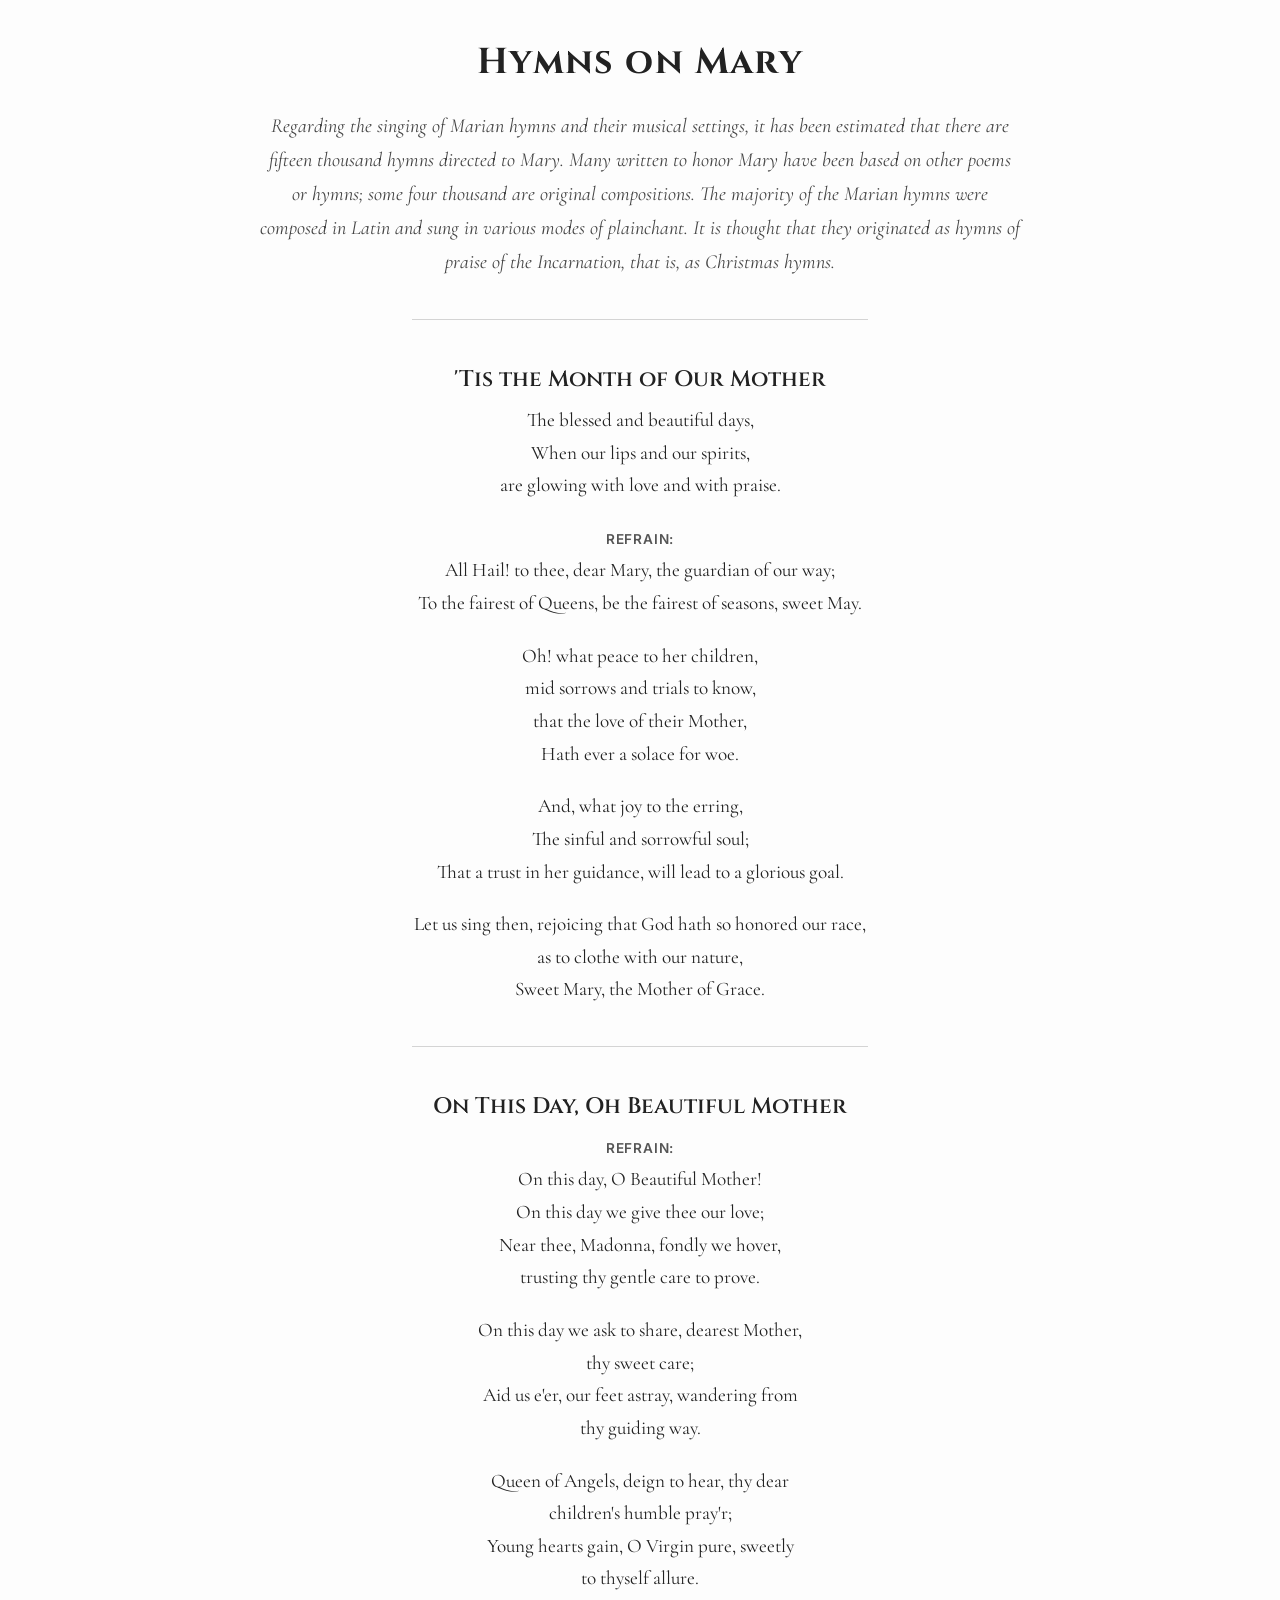
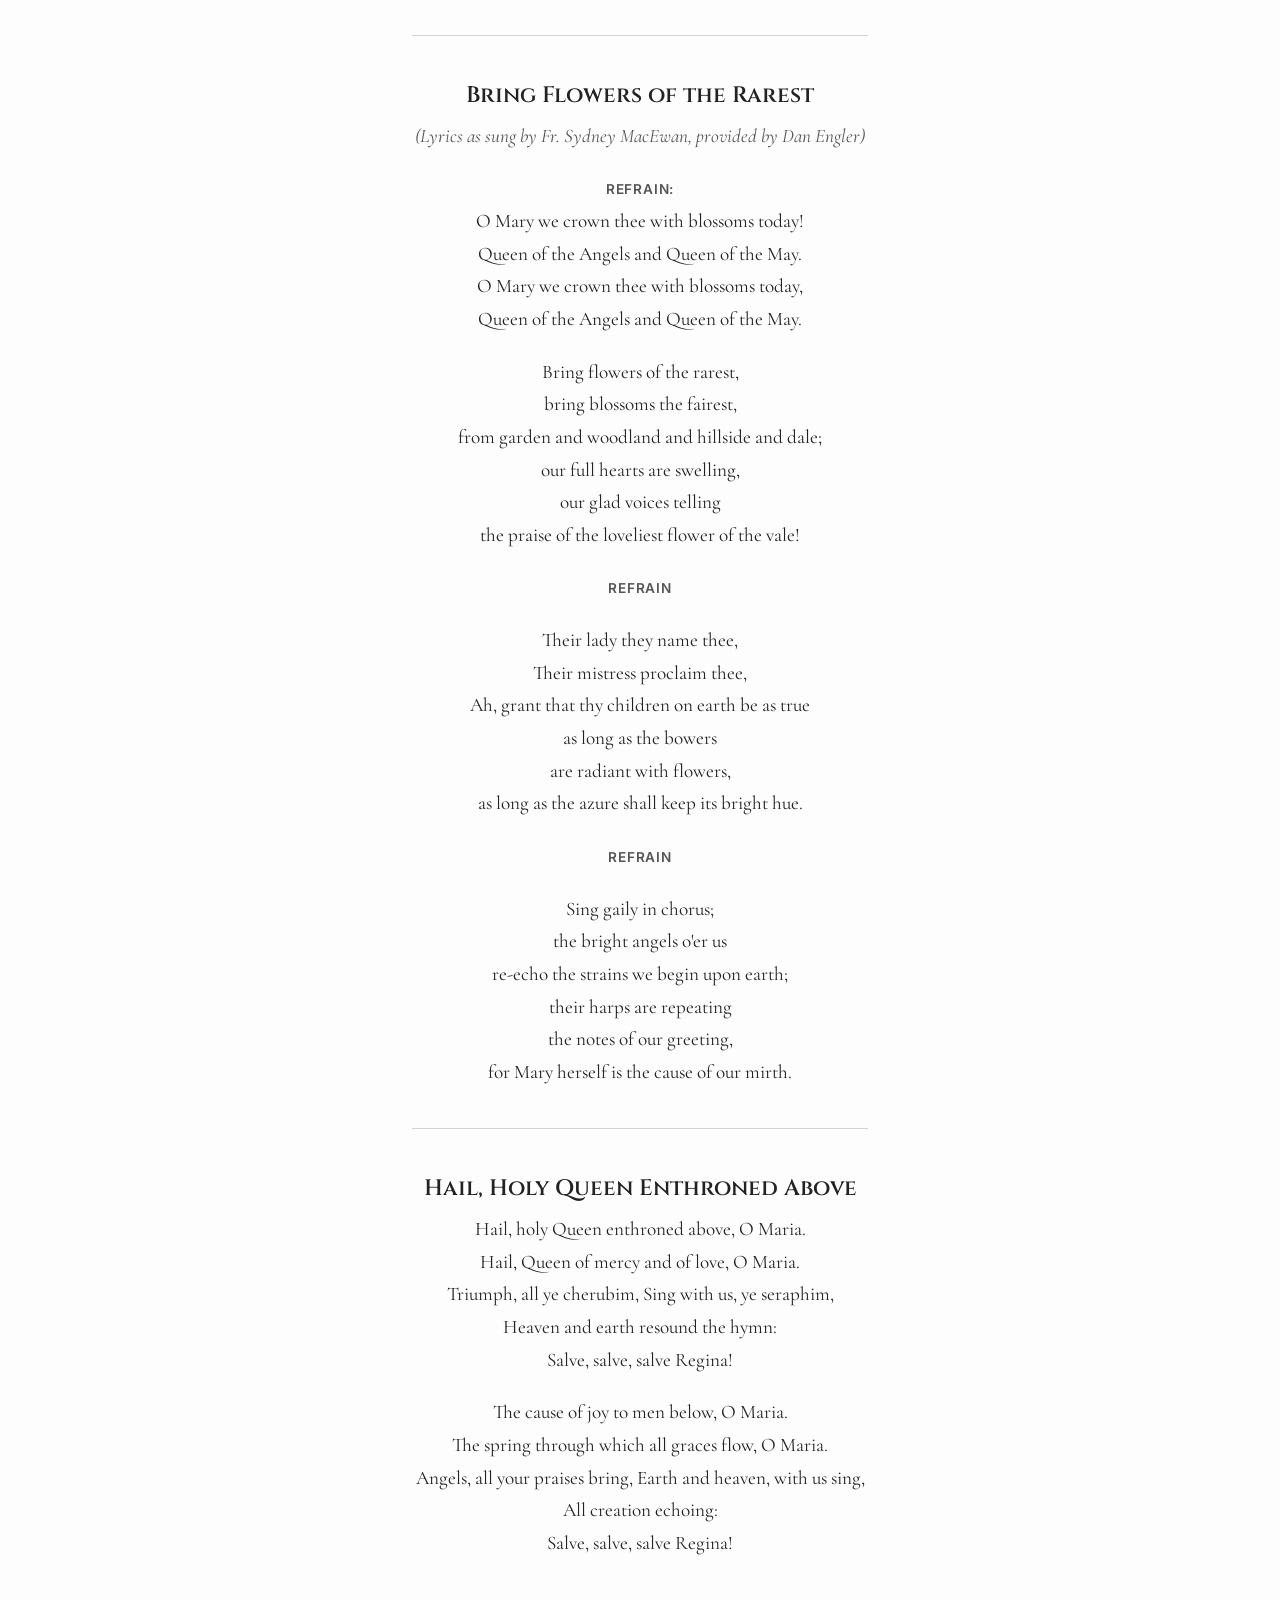
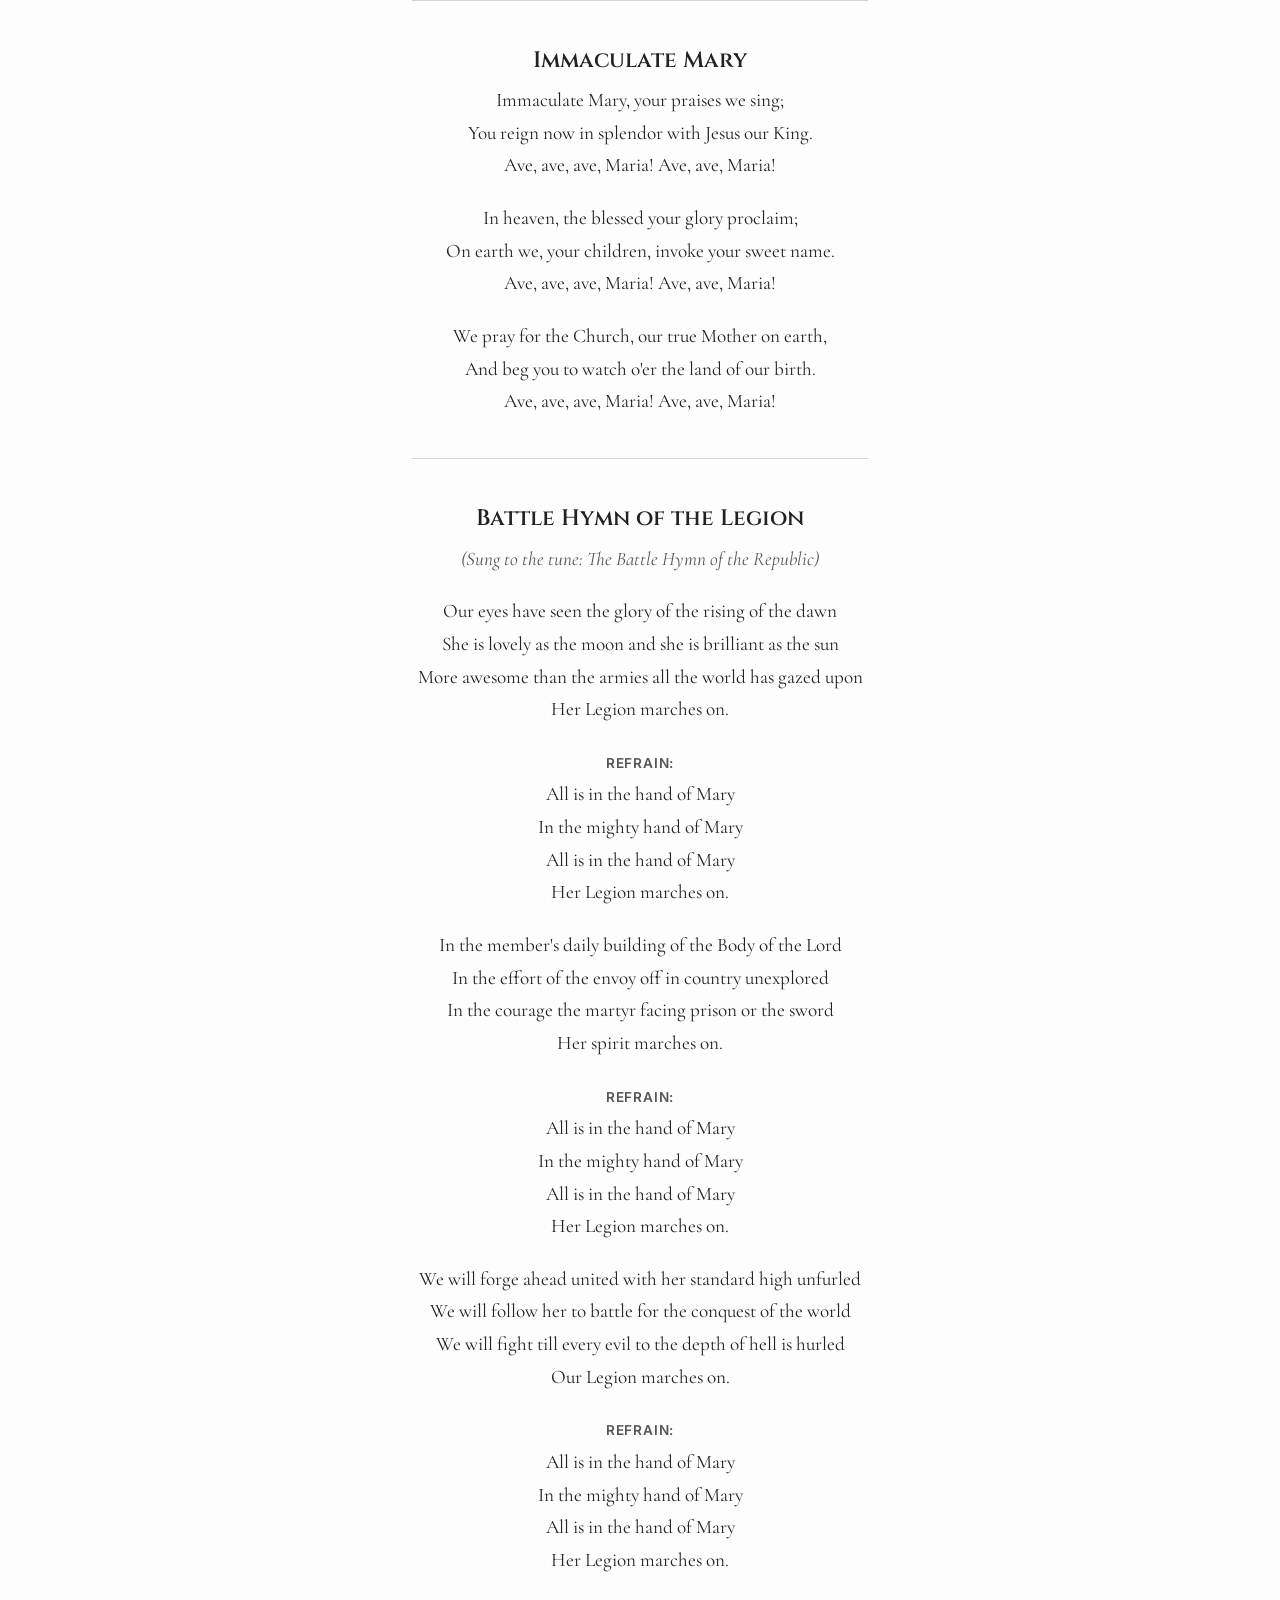
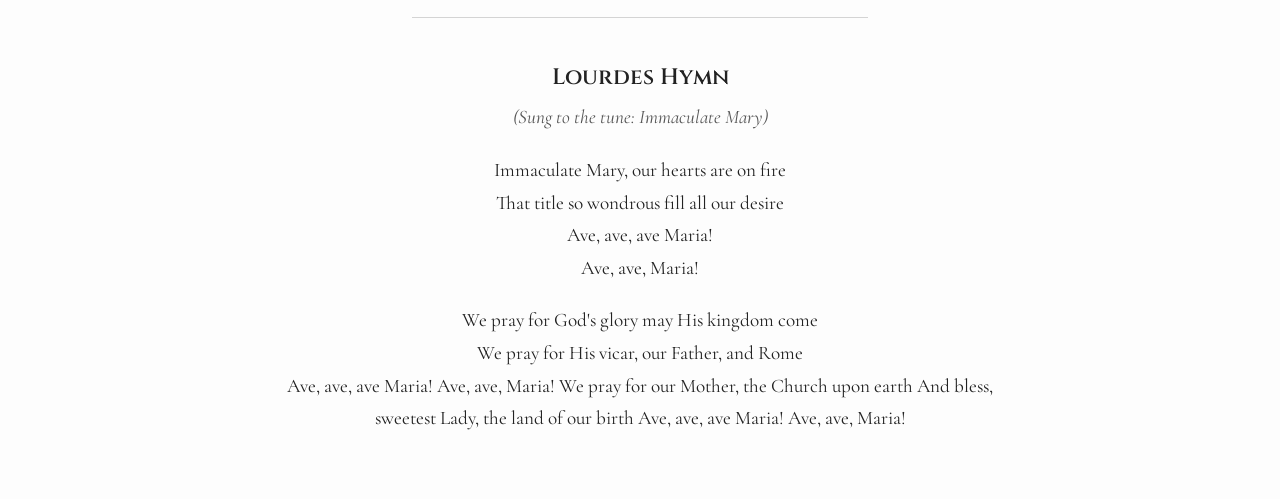
<file: hymns.html>
<!DOCTYPE html>
<html lang="en">
<head>
  <meta charset="UTF-8">
  <meta name="viewport" content="width=device-width, initial-scale=1.0">
  <title>Hymns on Mary | Legion of Mary - Our Lady of Fatima Praesidium</title>
  <meta name="description" content="Official website of the Legion of Mary, Our Lady of Fatima Praesidium in Milton, Ontario, serving St. Benedict and Holy Rosary Catholic Parishes. Discover our apostolic works, weekly meetings, Pilgrim Virgin statue visits, and Tessera prayers.">
  
  <!-- Google Fonts -->
  <link rel="preconnect" href="https://fonts.googleapis.com">
  <link rel="preconnect" href="https://fonts.gstatic.com" crossorigin>
  <link href="https://fonts.googleapis.com/css2?family=Cinzel:wght@500;600;700;800&family=Cormorant+Garamond:ital,wght@0,400;0,600;0,700;1,400;1,600&family=Inter:wght@300;400;500;600;700&display=swap" rel="stylesheet">
  
  <!-- External Stylesheet -->
  <link rel="stylesheet" href="style.css">

  <!-- Page-Specific Hymn Typography & Layout -->
  <style>
    body {
      font-family: 'Inter', sans-serif;
      line-height: 1.7;
      color: #222;
      margin: 0;
      padding: 2rem 1rem;
      background-color: #fdfdfd;
    }

    .container {
      max-width: 760px;
      margin: 0 auto;
      text-align: center;
    }

    .page-header h1 {
      font-family: 'Cinzel', serif;
      font-weight: 700;
      font-size: 2.25rem;
      margin-bottom: 1rem;
      letter-spacing: 0.04em;
    }

    .intro-note {
      font-family: 'Cormorant Garamond', serif;
      font-style: italic;
      font-size: 1.25rem;
      color: #444;
      margin-bottom: 2.5rem;
    }

    hr.divider {
      border: 0;
      height: 1px;
      background: #d4d4d4;
      margin: 2.5rem auto;
      width: 60%;
    }

    .hymn {
      margin-bottom: 2rem;
    }

    .hymn h2 {
      font-family: 'Cinzel', serif;
      font-weight: 600;
      font-size: 1.4rem;
      margin-bottom: 0.35rem;
    }

    .hymn-subtitle {
      font-family: 'Cormorant Garamond', serif;
      font-style: italic;
      font-size: 1.05rem;
      color: #555;
      margin-top: 0;
      margin-bottom: 1.25rem;
    }

    .hymn p {
      font-family: 'Cormorant Garamond', serif;
      font-size: 1.2rem;
      margin: 0 0 1.25rem;
    }

    .refrain-label {
      font-family: 'Inter', sans-serif;
      font-size: 0.85rem;
      font-weight: 600;
      text-transform: uppercase;
      letter-spacing: 0.06em;
      color: #555;
    }
  </style>
</head>
<body>

  <main class="container">
    <header class="page-header">
      <h1>Hymns on Mary</h1>
      <p class="intro-note">
        Regarding the singing of Marian hymns and their musical settings, it has been estimated that there are fifteen thousand hymns directed to Mary. Many written to honor Mary have been based on other poems or hymns; some four thousand are original compositions. The majority of the Marian hymns were composed in Latin and sung in various modes of plainchant. It is thought that they originated as hymns of praise of the Incarnation, that is, as Christmas hymns.
      </p>
    </header>

    <hr class="divider">

    <!-- Hymn 1 -->
    <article class="hymn">
      <h2>'Tis the Month of Our Mother</h2>
      <p>
        The blessed and beautiful days,<br>
        When our lips and our spirits,<br>
        are glowing with love and with praise.
      </p>
      <p>
        <span class="refrain-label">Refrain:</span><br>
        All Hail! to thee, dear Mary, the guardian of our way;<br>
        To the fairest of Queens, be the fairest of seasons, sweet May.
      </p>
      <p>
        Oh! what peace to her children,<br>
        mid sorrows and trials to know,<br>
        that the love of their Mother,<br>
        Hath ever a solace for woe.
      </p>
      <p>
        And, what joy to the erring,<br>
        The sinful and sorrowful soul;<br>
        That a trust in her guidance, will lead to a glorious goal.
      </p>
      <p>
        Let us sing then, rejoicing that God hath so honored our race,<br>
        as to clothe with our nature,<br>
        Sweet Mary, the Mother of Grace.
      </p>
    </article>

    <hr class="divider">

    <!-- Hymn 2 -->
    <article class="hymn">
      <h2>On This Day, Oh Beautiful Mother</h2>
      <p>
        <span class="refrain-label">Refrain:</span><br>
        On this day, O Beautiful Mother!<br>
        On this day we give thee our love;<br>
        Near thee, Madonna, fondly we hover,<br>
        trusting thy gentle care to prove.
      </p>
      <p>
        On this day we ask to share, dearest Mother,<br>
        thy sweet care;<br>
        Aid us e'er, our feet astray, wandering from<br>
        thy guiding way.
      </p>
      <p>
        Queen of Angels, deign to hear, thy dear<br>
        children's humble pray'r;<br>
        Young hearts gain, O Virgin pure, sweetly<br>
        to thyself allure.
      </p>
    </article>

    <hr class="divider">

    <!-- Hymn 3 -->
    <article class="hymn">
      <h2>Bring Flowers of the Rarest</h2>
      <p class="hymn-subtitle">(Lyrics as sung by Fr. Sydney MacEwan, provided by Dan Engler)</p>
      <p>
        <span class="refrain-label">Refrain:</span><br>
        O Mary we crown thee with blossoms today!<br>
        Queen of the Angels and Queen of the May.<br>
        O Mary we crown thee with blossoms today,<br>
        Queen of the Angels and Queen of the May.
      </p>
      <p>
        Bring flowers of the rarest,<br>
        bring blossoms the fairest,<br>
        from garden and woodland and hillside and dale;<br>
        our full hearts are swelling,<br>
        our glad voices telling<br>
        the praise of the loveliest flower of the vale!
      </p>
      <p><span class="refrain-label">Refrain</span></p>
      <p>
        Their lady they name thee,<br>
        Their mistress proclaim thee,<br>
        Ah, grant that thy children on earth be as true<br>
        as long as the bowers<br>
        are radiant with flowers,<br>
        as long as the azure shall keep its bright hue.
      </p>
      <p><span class="refrain-label">Refrain</span></p>
      <p>
        Sing gaily in chorus;<br>
        the bright angels o'er us<br>
        re-echo the strains we begin upon earth;<br>
        their harps are repeating<br>
        the notes of our greeting,<br>
        for Mary herself is the cause of our mirth.
      </p>
    </article>

    <hr class="divider">

    <!-- Hymn 4 -->
    <article class="hymn">
      <h2>Hail, Holy Queen Enthroned Above</h2>
      <p>
        Hail, holy Queen enthroned above, O Maria.<br>
        Hail, Queen of mercy and of love, O Maria.<br>
        Triumph, all ye cherubim, Sing with us, ye seraphim,<br>
        Heaven and earth resound the hymn:<br>
        Salve, salve, salve Regina!
      </p>
      <p>
        The cause of joy to men below, O Maria.<br>
        The spring through which all graces flow, O Maria.<br>
        Angels, all your praises bring, Earth and heaven, with us sing,<br>
        All creation echoing:<br>
        Salve, salve, salve Regina!
      </p>
    </article>

    <hr class="divider">

    <!-- Hymn 5 -->
    <article class="hymn">
      <h2>Immaculate Mary</h2>
      <p>
        Immaculate Mary, your praises we sing;<br>
        You reign now in splendor with Jesus our King.<br>
        Ave, ave, ave, Maria! Ave, ave, Maria!
      </p>
      <p>
        In heaven, the blessed your glory proclaim;<br>
        On earth we, your children, invoke your sweet name.<br>
        Ave, ave, ave, Maria! Ave, ave, Maria!
      </p>
      <p>
        We pray for the Church, our true Mother on earth,<br>
        And beg you to watch o'er the land of our birth.<br>
        Ave, ave, ave, Maria! Ave, ave, Maria!
      </p>
    </article>

    <hr class="divider">

    <!-- Hymn 6 -->
    <article class="hymn">
      <h2>Battle Hymn of the Legion</h2>
      <p class="hymn-subtitle">(Sung to the tune: The Battle Hymn of the Republic)</p>
      <p>
        Our eyes have seen the glory of the rising of the dawn<br>
        She is lovely as the moon and she is brilliant as the sun<br>
        More awesome than the armies all the world has gazed upon<br>
        Her Legion marches on.
      </p>
      <p>
        <span class="refrain-label">Refrain:</span><br>
        All is in the hand of Mary<br>
        In the mighty hand of Mary<br>
        All is in the hand of Mary<br>
        Her Legion marches on.
      </p>
      <p>
        In the member's daily building of the Body of the Lord<br>
        In the effort of the envoy off in country unexplored<br>
        In the courage the martyr facing prison or the sword<br>
        Her spirit marches on.
      </p>
      <p>
        <span class="refrain-label">Refrain:</span><br>
        All is in the hand of Mary<br>
        In the mighty hand of Mary<br>
        All is in the hand of Mary<br>
        Her Legion marches on.
      </p>
      <p>
        We will forge ahead united with her standard high unfurled<br>
        We will follow her to battle for the conquest of the world<br>
        We will fight till every evil to the depth of hell is hurled<br>
        Our Legion marches on.
      </p>
      <p>
        <span class="refrain-label">Refrain:</span><br>
        All is in the hand of Mary<br>
        In the mighty hand of Mary<br>
        All is in the hand of Mary<br>
        Her Legion marches on.
      </p>
    </article>

    <hr class="divider">

    <!-- Hymn 7 -->
    <article class="hymn">
      <h2>Lourdes Hymn</h2>
      <p class="hymn-subtitle">(Sung to the tune: Immaculate Mary)</p>
      <p>
        Immaculate Mary, our hearts are on fire<br>
        That title so wondrous fill all our desire<br>
        Ave, ave, ave Maria!<br>
        Ave, ave, Maria!
      </p>
      <p>
        We pray for God's glory may His kingdom come<br>
        We pray for His vicar, our Father, and Rome<br>
Ave, ave, ave Maria!

Ave, ave, Maria!


We pray for our Mother, the Church upon earth

And bless, sweetest Lady, the land of our birth

Ave, ave, ave Maria!

Ave, ave, Maria!</p>


</body>
</html>
</file>
<file: style.css>
/* -------------------------------------------------------------
       CSS DESIGN SYSTEM & PALETTE
       Marian Blue, Sacramental Gold, Ivory, Pentecost Flame Red
    ------------------------------------------------------------- */
    :root {
      --primary-navy: #0e2040;
      --marian-blue: #1b3b6f;
      --marian-blue-light: #2c5282;
      --marian-sky: #e9f2fb;
      --marian-tint: #f3f7fd;
      
      --gold-primary: #b8860b;
      --gold-bright: #d4af37;
      --gold-light: #fef8e7;
      --gold-dark: #8c6504;
      
      --flame-red: #9e2a2b;
      --flame-red-light: #fdf2f2;
      
      --bg-cream: #faf8f5;
      --bg-card: #ffffff;
      --text-main: #1f2937;
      --text-muted: #4b5563;
      --text-subtle: #6b7280;
      
      --border-subtle: #e5e7eb;
      --border-gold: #e2c068;
      
      --font-title: 'Cinzel', Georgia, serif;
      --font-serif: 'Cormorant Garamond', Garamond, 'Times New Roman', serif;
      --font-sans: 'Inter', system-ui, -apple-system, sans-serif;
      
      --shadow-sm: 0 1px 3px rgba(14, 32, 64, 0.06);
      --shadow-md: 0 4px 12px rgba(14, 32, 64, 0.08);
      --shadow-lg: 0 12px 28px rgba(14, 32, 64, 0.12);
      --shadow-gold: 0 4px 16px rgba(184, 134, 11, 0.2);
    }

    * {
      box-sizing: border-box;
      margin: 0;
      padding: 0;
    }

    html {
      scroll-behavior: smooth;
      font-size: 16px;
    }

    body {
      font-family: var(--font-sans);
      color: var(--text-main);
      background-color: var(--bg-cream);
      line-height: 1.65;
      -webkit-font-smoothing: antialiased;
    }

    a {
      color: var(--marian-blue);
      text-decoration: none;
      transition: all 0.2s ease;
    }

    a:hover {
      color: var(--gold-primary);
    }

    /* -------------------------------------------------------------
       TOP BANNER & NAVIGATION
    ------------------------------------------------------------- */
    .top-bar {
      background: var(--primary-navy);
      color: #e2e8f0;
      font-size: 0.825rem;
      padding: 0.45rem 1.5rem;
      display: flex;
      justify-content: space-between;
      align-items: center;
      border-bottom: 2px solid var(--gold-bright);
    }

    .top-bar-left {
      display: flex;
      align-items: center;
      gap: 1.25rem;
    }

    .top-bar-badge {
      display: inline-flex;
      align-items: center;
      gap: 0.35rem;
      background: rgba(212, 175, 55, 0.2);
      color: #fce79f;
      padding: 0.15rem 0.6rem;
      border-radius: 999px;
      font-weight: 500;
      border: 1px solid rgba(212, 175, 55, 0.4);
    }

    .header-nav {
      position: sticky;
      top: 0;
      z-index: 1000;
      background: rgba(255, 255, 255, 0.98);
      backdrop-filter: blur(8px);
      border-bottom: 1px solid var(--border-subtle);
      box-shadow: var(--shadow-sm);
    }

    .nav-container {
      max-width: 1240px;
      margin: 0 auto;
      padding: 0.75rem 1.5rem;
      display: flex;
      align-items: center;
      justify-content: space-between;
    }

    .brand-group {
      display: flex;
      align-items: center;
      gap: 0.85rem;
    }

    .brand-logo-svg {
      width: 44px;
      height: 44px;
      fill: var(--marian-blue);
      flex-shrink: 0;
    }

    .brand-text h1 {
      font-family: var(--font-title);
      font-size: 1.15rem;
      letter-spacing: 0.04em;
      color: var(--primary-navy);
      line-height: 1.2;
    }

    .brand-text span {
      font-size: 0.775rem;
      text-transform: uppercase;
      letter-spacing: 0.08em;
      color: var(--gold-dark);
      font-weight: 600;
      display: block;
    }

    .nav-links {
      display: flex;
      align-items: center;
      gap: 1.25rem;
      list-style: none;
    }

    .nav-links a {
      font-size: 0.88rem;
      font-weight: 500;
      color: var(--primary-navy);
      padding: 0.4rem 0.2rem;
      position: relative;
    }

    .nav-links a::after {
      content: '';
      position: absolute;
      bottom: 0;
      left: 0;
      width: 0;
      height: 2px;
      background: var(--gold-bright);
      transition: width 0.25s ease;
    }

    .nav-links a:hover::after {
      width: 100%;
    }

    .btn-nav-cta {
      background: var(--marian-blue);
      color: #ffffff !important;
      padding: 0.5rem 1.1rem;
      border-radius: 6px;
      font-size: 0.85rem;
      font-weight: 600;
      border: 1px solid var(--marian-blue-light);
      box-shadow: var(--shadow-sm);
    }

    .btn-nav-cta:hover {
      background: var(--primary-navy);
      transform: translateY(-1px);
    }

    .mobile-menu-btn {
      display: none;
      background: none;
      border: none;
      font-size: 1.5rem;
      color: var(--primary-navy);
      cursor: pointer;
    }

    /* -------------------------------------------------------------
       HERO BANNER
    ------------------------------------------------------------- */
    .hero-section {
      background: radial-gradient(circle at 75% 25%, #1b3b6f 0%, #0c1a33 100%);
      color: #ffffff;
      padding: 4.5rem 1.5rem 5rem;
      position: relative;
      overflow: hidden;
      border-bottom: 3px solid var(--gold-bright);
    }

    .hero-overlay-pattern {
      position: absolute;
      inset: 0;
      opacity: 0.05;
      background-image: radial-gradient(#d4af37 1px, transparent 1px);
      background-size: 28px 28px;
      pointer-events: none;
    }

    .hero-container {
      max-width: 1200px;
      margin: 0 auto;
      display: grid;
      grid-template-columns: 1.25fr 0.85fr;
      gap: 3.5rem;
      align-items: center;
      position: relative;
      z-index: 1;
    }

    .hero-eyebrow {
      display: inline-flex;
      align-items: center;
      gap: 0.5rem;
      background: rgba(212, 175, 55, 0.15);
      border: 1px solid rgba(212, 175, 55, 0.4);
      padding: 0.35rem 0.9rem;
      border-radius: 999px;
      color: #fde68a;
      font-size: 0.825rem;
      font-weight: 600;
      letter-spacing: 0.06em;
      text-transform: uppercase;
      margin-bottom: 1.25rem;
    }

    .hero-title {
      font-family: var(--font-title);
      font-size: 2.75rem;
      line-height: 1.15;
      font-weight: 700;
      margin-bottom: 1.2rem;
      color: #ffffff;
      text-shadow: 0 2px 10px rgba(0,0,0,0.3);
    }

    .hero-title span {
      color: #f7d56e;
      display: block;
      font-size: 1.9rem;
      margin-top: 0.4rem;
      font-weight: 500;
      font-family: var(--font-serif);
      font-style: italic;
    }

    .hero-quote {
      font-family: var(--font-serif);
      font-size: 1.25rem;
      font-style: italic;
      color: #dbeafe;
      border-left: 3px solid var(--gold-bright);
      padding-left: 1.25rem;
      margin-bottom: 1.75rem;
      line-height: 1.5;
    }

    .hero-quote-latin {
      display: block;
      font-size: 0.95rem;
      color: #93c5fd;
      margin-top: 0.35rem;
      font-family: var(--font-sans);
      font-style: normal;
    }

    .hero-actions {
      display: flex;
      flex-wrap: wrap;
      gap: 1rem;
      margin-bottom: 2rem;
    }

    .btn-gold {
      background: linear-gradient(135deg, #d4af37 0%, #b8860b 100%);
      color: #0c1a33;
      padding: 0.85rem 1.6rem;
      border-radius: 6px;
      font-weight: 700;
      font-size: 0.95rem;
      display: inline-flex;
      align-items: center;
      gap: 0.5rem;
      box-shadow: var(--shadow-gold);
      border: none;
      cursor: pointer;
      transition: all 0.2s ease;
    }

    .btn-gold:hover {
      background: linear-gradient(135deg, #e6c555 0%, #c69512 100%);
      transform: translateY(-2px);
      color: #0c1a33;
    }

    .btn-outline-white {
      background: rgba(255, 255, 255, 0.08);
      color: #ffffff;
      border: 1px solid rgba(255, 255, 255, 0.4);
      padding: 0.85rem 1.5rem;
      border-radius: 6px;
      font-weight: 600;
      font-size: 0.95rem;
      display: inline-flex;
      align-items: center;
      gap: 0.5rem;
      cursor: pointer;
      transition: all 0.2s ease;
    }

    .btn-outline-white:hover {
      background: rgba(255, 255, 255, 0.2);
      border-color: #ffffff;
      color: #ffffff;
    }

    /* Meeting Card inside Hero */
    .hero-meeting-card {
      background: rgba(255, 255, 255, 0.97);
      color: var(--text-main);
      border-radius: 12px;
      padding: 2rem;
      box-shadow: 0 16px 36px rgba(0, 0, 0, 0.35);
      border: 2px solid var(--gold-bright);
      position: relative;
    }

    .hero-meeting-card::before {
      content: '';
      position: absolute;
      top: 0;
      left: 0;
      right: 0;
      height: 6px;
      background: linear-gradient(90deg, var(--marian-blue), var(--gold-bright), var(--marian-blue));
      border-radius: 10px 10px 0 0;
    }

    .card-header-badge {
      display: inline-block;
      background: var(--flame-red);
      color: #ffffff;
      font-size: 0.75rem;
      font-weight: 700;
      padding: 0.2rem 0.65rem;
      border-radius: 4px;
      text-transform: uppercase;
      letter-spacing: 0.06em;
      margin-bottom: 0.75rem;
    }

    .meeting-card-title {
      font-family: var(--font-title);
      font-size: 1.35rem;
      color: var(--primary-navy);
      margin-bottom: 1rem;
      line-height: 1.3;
    }

    .meeting-detail-row {
      display: flex;
      align-items: flex-start;
      gap: 0.85rem;
      padding: 0.75rem 0;
      border-bottom: 1px solid var(--border-subtle);
    }

    .meeting-detail-row:last-child {
      border-bottom: none;
    }

    .detail-icon-wrap {
      width: 36px;
      height: 36px;
      background: var(--marian-sky);
      color: var(--marian-blue);
      border-radius: 8px;
      display: flex;
      align-items: center;
      justify-content: center;
      flex-shrink: 0;
    }

    .detail-icon-wrap svg {
      width: 18px;
      height: 18px;
      stroke: currentColor;
    }

    .detail-text h4 {
      font-size: 0.825rem;
      text-transform: uppercase;
      letter-spacing: 0.05em;
      color: var(--text-subtle);
      font-weight: 600;
      margin-bottom: 0.15rem;
    }

    .detail-text p {
      font-size: 0.95rem;
      font-weight: 600;
      color: var(--primary-navy);
      line-height: 1.35;
    }

    .detail-text small {
      font-size: 0.8rem;
      color: var(--text-muted);
      display: block;
      font-weight: normal;
    }

    /* -------------------------------------------------------------
       SECTION WRAPPERS & TITLES
    ------------------------------------------------------------- */
    .section-wrap {
      max-width: 1200px;
      margin: 0 auto;
      padding: 4.5rem 1.5rem;
    }

    .section-header-center {
      text-align: center;
      max-width: 780px;
      margin: 0 auto 3.5rem;
    }

    .section-eyebrow {
      font-size: 0.825rem;
      font-weight: 700;
      letter-spacing: 0.1em;
      text-transform: uppercase;
      color: var(--gold-primary);
      display: inline-block;
      margin-bottom: 0.5rem;
    }

    .section-title {
      font-family: var(--font-title);
      font-size: 2.15rem;
      color: var(--primary-navy);
      line-height: 1.25;
      margin-bottom: 1rem;
    }

    .section-subtitle {
      font-size: 1.05rem;
      color: var(--text-muted);
      line-height: 1.6;
    }

    .gold-divider {
      width: 60px;
      height: 3px;
      background: var(--gold-bright);
      margin: 1rem auto 1.25rem;
      border-radius: 2px;
    }

    /* -------------------------------------------------------------
       DAILY ROSARY MYSTERY WIDGET (INTERACTIVE)
    ------------------------------------------------------------- */
    .mystery-widget-card {
      background: #ffffff;
      border-radius: 12px;
      border: 1px solid var(--border-gold);
      box-shadow: var(--shadow-md);
      padding: 2rem;
      margin-top: -2.5rem;
      position: relative;
      z-index: 10;
    }

    .widget-grid {
      display: grid;
      grid-template-columns: 320px 1fr;
      gap: 2rem;
      align-items: center;
    }

    .widget-intro {
      border-right: 1px solid var(--border-subtle);
      padding-right: 2rem;
    }

    .widget-intro h3 {
      font-family: var(--font-title);
      font-size: 1.25rem;
      color: var(--primary-navy);
      margin-bottom: 0.5rem;
    }

    .widget-badge-today {
      background: var(--gold-light);
      color: var(--gold-dark);
      border: 1px solid var(--border-gold);
      padding: 0.25rem 0.65rem;
      border-radius: 4px;
      font-size: 0.75rem;
      font-weight: 700;
      display: inline-block;
      margin-bottom: 0.75rem;
      text-transform: uppercase;
    }

    .mystery-selector-tabs {
      display: flex;
      flex-wrap: wrap;
      gap: 0.5rem;
      margin-top: 1rem;
    }

    .mystery-tab {
      background: var(--marian-tint);
      border: 1px solid var(--border-subtle);
      padding: 0.4rem 0.8rem;
      border-radius: 6px;
      font-size: 0.825rem;
      font-weight: 600;
      cursor: pointer;
      color: var(--text-main);
      transition: all 0.2s;
    }

    .mystery-tab.active {
      background: var(--marian-blue);
      color: #ffffff;
      border-color: var(--marian-blue);
    }

    .mystery-display-content {
      display: grid;
      grid-template-columns: repeat(5, 1fr);
      gap: 0.85rem;
    }

    .mystery-bead-card {
      background: var(--bg-cream);
      border-radius: 8px;
      padding: 1rem 0.85rem;
      text-align: center;
      border: 1px solid var(--border-subtle);
      transition: transform 0.2s, box-shadow 0.2s;
      cursor: pointer;
    }

    .mystery-bead-card:hover {
      transform: translateY(-2px);
      box-shadow: var(--shadow-sm);
      border-color: var(--gold-bright);
    }

    .bead-number {
      width: 28px;
      height: 28px;
      background: var(--marian-blue);
      color: #ffffff;
      border-radius: 50%;
      display: flex;
      align-items: center;
      justify-content: center;
      margin: 0 auto 0.6rem;
      font-size: 0.75rem;
      font-weight: 700;
    }

    .mystery-bead-card h5 {
      font-family: var(--font-title);
      font-size: 0.8rem;
      color: var(--primary-navy);
      margin-bottom: 0.35rem;
      line-height: 1.25;
      min-height: 2.5rem;
    }

    .mystery-bead-card p {
      font-size: 0.75rem;
      color: var(--gold-dark);
      font-weight: 600;
    }

    /* -------------------------------------------------------------
       ABOUT PRAESIDIUM & LEGION FOUNDATION
    ------------------------------------------------------------- */
    .about-grid {
      display: grid;
      grid-template-columns: 1fr 1fr;
      gap: 3rem;
      align-items: center;
    }

    .about-text p {
      margin-bottom: 1.25rem;
      color: var(--text-muted);
      font-size: 1.02rem;
    }

    .highlight-card {
      background: #ffffff;
      border-left: 4px solid var(--marian-blue);
      padding: 1.25rem 1.5rem;
      border-radius: 0 8px 8px 0;
      box-shadow: var(--shadow-sm);
      margin: 1.5rem 0;
    }

    .highlight-card h4 {
      font-family: var(--font-title);
      font-size: 1rem;
      color: var(--primary-navy);
      margin-bottom: 0.4rem;
    }

    .highlight-card p {
      margin-bottom: 0;
      font-size: 0.925rem;
    }

    .spiritual-quote-box {
      background: linear-gradient(135deg, #1b3b6f 0%, #0e2040 100%);
      color: #ffffff;
      padding: 2.25rem;
      border-radius: 12px;
      position: relative;
      border: 1px solid var(--gold-bright);
      box-shadow: var(--shadow-md);
    }

    .quote-icon {
      font-family: var(--font-serif);
      font-size: 4rem;
      color: rgba(212, 175, 55, 0.4);
      position: absolute;
      top: 0.5rem;
      right: 1.5rem;
      line-height: 1;
    }

    .spiritual-quote-box blockquote {
      font-family: var(--font-serif);
      font-size: 1.25rem;
      font-style: italic;
      line-height: 1.5;
      margin-bottom: 1rem;
      position: relative;
      z-index: 1;
    }

    .spiritual-quote-box cite {
      font-size: 0.85rem;
      font-style: normal;
      color: #fce79f;
      display: block;
      font-weight: 600;
      letter-spacing: 0.04em;
    }

    /* -------------------------------------------------------------
       THE PRAESIDIUM ALTAR & MEETING STRUCTURE
    ------------------------------------------------------------- */
    .altar-section-bg {
      background: #f4f1ea;
      border-top: 1px solid var(--border-subtle);
      border-bottom: 1px solid var(--border-subtle);
    }

    .altar-diagram-card {
      background: #ffffff;
      border-radius: 12px;
      padding: 2.5rem;
      box-shadow: var(--shadow-md);
      margin-bottom: 3.5rem;
      border: 1px solid #e2d9cc;
    }

    .altar-visual-grid {
      display: grid;
      grid-template-columns: 280px 1fr;
      gap: 2.5rem;
      align-items: center;
    }

    .altar-graphic {
      background: var(--primary-navy);
      border-radius: 8px;
      padding: 1.5rem;
      text-align: center;
      color: #ffffff;
      border: 2px solid var(--gold-bright);
    }

    .altar-graphic svg {
      width: 100%;
      height: 180px;
    }

    .altar-elements-list {
      display: grid;
      grid-template-columns: 1fr 1fr;
      gap: 1.25rem;
    }

    .altar-element-item {
      display: flex;
      gap: 0.75rem;
    }

    .altar-num {
      width: 26px;
      height: 26px;
      border-radius: 50%;
      background: var(--gold-bright);
      color: var(--primary-navy);
      display: flex;
      align-items: center;
      justify-content: center;
      font-size: 0.75rem;
      font-weight: 800;
      flex-shrink: 0;
      margin-top: 0.15rem;
    }

    .altar-element-item h5 {
      font-size: 0.95rem;
      color: var(--primary-navy);
      margin-bottom: 0.2rem;
    }

    .altar-element-item p {
      font-size: 0.85rem;
      color: var(--text-muted);
      line-height: 1.4;
    }

    /* Meeting Order Timeline */
    .timeline-steps {
      display: grid;
      grid-template-columns: repeat(4, 1fr);
      gap: 1.25rem;
    }

    .timeline-step-card {
      background: #ffffff;
      border-radius: 8px;
      padding: 1.25rem;
      border: 1px solid var(--border-subtle);
      position: relative;
      box-shadow: var(--shadow-sm);
    }

    .timeline-step-card::before {
      content: '';
      position: absolute;
      top: 0;
      left: 0;
      right: 0;
      height: 3px;
      background: var(--marian-blue);
      border-radius: 8px 8px 0 0;
    }

    .step-badge {
      font-size: 0.7rem;
      font-weight: 700;
      text-transform: uppercase;
      letter-spacing: 0.05em;
      color: var(--gold-dark);
      margin-bottom: 0.4rem;
      display: block;
    }

    .timeline-step-card h4 {
      font-family: var(--font-title);
      font-size: 0.95rem;
      color: var(--primary-navy);
      margin-bottom: 0.4rem;
      line-height: 1.3;
    }

    .timeline-step-card p {
      font-size: 0.825rem;
      color: var(--text-muted);
      line-height: 1.45;
    }

    /* -------------------------------------------------------------
       TWO PARISHES IN MILTON
    ------------------------------------------------------------- */
    .parish-cards-grid {
      display: grid;
      grid-template-columns: 1fr 1fr;
      gap: 2rem;
    }

    .parish-card {
      background: #ffffff;
      border-radius: 12px;
      padding: 2rem;
      border: 1px solid var(--border-subtle);
      box-shadow: var(--shadow-md);
      position: relative;
      overflow: hidden;
      display: flex;
      flex-direction: column;
      justify-content: space-between;
    }

    .parish-card.primary-host {
      border: 2px solid var(--marian-blue);
    }

    .parish-card.primary-host::after {
      content: 'Meeting Host Parish';
      position: absolute;
      top: 1.25rem;
      right: -2rem;
      background: var(--gold-bright);
      color: var(--primary-navy);
      font-size: 0.7rem;
      font-weight: 800;
      padding: 0.25rem 2.5rem;
      transform: rotate(45deg);
      text-transform: uppercase;
      letter-spacing: 0.05em;
      box-shadow: 0 2px 4px rgba(0,0,0,0.1);
    }

    .parish-header {
      display: flex;
      align-items: center;
      gap: 1rem;
      margin-bottom: 1.25rem;
    }

    .parish-icon {
      width: 48px;
      height: 48px;
      border-radius: 10px;
      background: var(--marian-sky);
      color: var(--marian-blue);
      display: flex;
      align-items: center;
      justify-content: center;
      flex-shrink: 0;
    }

    .parish-icon svg {
      width: 24px;
      height: 24px;
    }

    .parish-header h3 {
      font-family: var(--font-title);
      font-size: 1.35rem;
      color: var(--primary-navy);
      line-height: 1.2;
    }

    .parish-header span {
      font-size: 0.8rem;
      color: var(--text-subtle);
      display: block;
    }

    .parish-details {
      margin-bottom: 1.5rem;
    }

    .parish-detail-item {
      display: flex;
      align-items: flex-start;
      gap: 0.65rem;
      font-size: 0.9rem;
      color: var(--text-muted);
      margin-bottom: 0.65rem;
    }

    .parish-detail-item svg {
      width: 16px;
      height: 16px;
      stroke: var(--marian-blue);
      flex-shrink: 0;
      margin-top: 0.2rem;
    }

    .parish-schedule-badge {
      background: var(--marian-tint);
      border-radius: 6px;
      padding: 0.85rem;
      font-size: 0.85rem;
      color: var(--primary-navy);
      margin-bottom: 1.25rem;
      border: 1px dashed var(--marian-blue-light);
    }

    .parish-link-btn {
      display: inline-flex;
      align-items: center;
      gap: 0.4rem;
      font-size: 0.85rem;
      font-weight: 600;
      color: var(--marian-blue);
    }

    .parish-link-btn:hover {
      color: var(--gold-dark);
      text-decoration: underline;
    }

    /* -------------------------------------------------------------
       MEMBERSHIP TYPES (ACTIVE VS AUXILIARY)
    ------------------------------------------------------------- */
    .membership-grid {
      display: grid;
      grid-template-columns: 1fr 1fr;
      gap: 2rem;
      margin-bottom: 3rem;
    }

    .membership-card {
      background: #ffffff;
      border-radius: 12px;
      padding: 2.25rem;
      box-shadow: var(--shadow-md);
      border: 1px solid var(--border-subtle);
      position: relative;
    }

    .membership-card.active-type {
      border-top: 6px solid var(--marian-blue);
    }

    .membership-card.auxiliary-type {
      border-top: 6px solid var(--gold-bright);
    }

    .membership-type-title {
      font-family: var(--font-title);
      font-size: 1.5rem;
      color: var(--primary-navy);
      margin-bottom: 0.5rem;
    }

    .membership-subtitle {
      font-size: 0.9rem;
      color: var(--text-subtle);
      font-weight: 600;
      margin-bottom: 1.25rem;
      display: block;
    }

    .membership-features-list {
      list-style: none;
      margin-bottom: 1.75rem;
    }

    .membership-features-list li {
      display: flex;
      align-items: flex-start;
      gap: 0.65rem;
      font-size: 0.95rem;
      color: var(--text-muted);
      margin-bottom: 0.85rem;
      line-height: 1.45;
    }

    .check-icon {
      width: 18px;
      height: 18px;
      background: #e6f4ea;
      color: #137333;
      border-radius: 50%;
      display: flex;
      align-items: center;
      justify-content: center;
      font-size: 0.75rem;
      flex-shrink: 0;
      margin-top: 0.15rem;
      font-weight: bold;
    }

    .praetorian-box {
      background: var(--bg-cream);
      border-radius: 8px;
      padding: 1.25rem;
      border: 1px solid var(--border-subtle);
      font-size: 0.85rem;
      color: var(--text-muted);
    }

    .praetorian-box h5 {
      color: var(--primary-navy);
      font-size: 0.9rem;
      margin-bottom: 0.35rem;
    }

    /* Interactive Membership Quiz */
    .quiz-card {
      background: linear-gradient(135deg, #1b3b6f 0%, #0e2040 100%);
      color: #ffffff;
      border-radius: 12px;
      padding: 2.25rem;
      box-shadow: var(--shadow-lg);
      border: 1px solid var(--gold-bright);
    }

    .quiz-header {
      display: flex;
      justify-content: space-between;
      align-items: center;
      margin-bottom: 1.5rem;
    }

    .quiz-header h3 {
      font-family: var(--font-title);
      font-size: 1.35rem;
      color: #ffffff;
    }

    .quiz-badge {
      background: rgba(212, 175, 55, 0.2);
      color: #fce79f;
      padding: 0.25rem 0.75rem;
      border-radius: 999px;
      font-size: 0.75rem;
      font-weight: 700;
      border: 1px solid rgba(212, 175, 55, 0.4);
    }

    .quiz-question-box {
      background: rgba(255, 255, 255, 0.08);
      border-radius: 8px;
      padding: 1.5rem;
      margin-bottom: 1.25rem;
    }

    .quiz-question-box h4 {
      font-size: 1.05rem;
      margin-bottom: 1rem;
      color: #dbeafe;
    }

    .quiz-options {
      display: grid;
      grid-template-columns: 1fr 1fr;
      gap: 1rem;
    }

    .quiz-option-btn {
      background: rgba(255, 255, 255, 0.12);
      border: 1px solid rgba(255, 255, 255, 0.3);
      color: #ffffff;
      padding: 1rem;
      border-radius: 8px;
      text-align: left;
      cursor: pointer;
      transition: all 0.2s;
    }

    .quiz-option-btn:hover {
      background: rgba(212, 175, 55, 0.25);
      border-color: var(--gold-bright);
    }

    .quiz-option-btn strong {
      display: block;
      color: #fde68a;
      font-size: 0.95rem;
      margin-bottom: 0.25rem;
    }

    .quiz-option-btn span {
      font-size: 0.8rem;
      color: #e2e8f0;
      line-height: 1.35;
      display: block;
    }

    .quiz-result-area {
      display: none;
      background: #ffffff;
      color: var(--text-main);
      padding: 1.5rem;
      border-radius: 8px;
      animation: fadeIn 0.3s ease;
    }

    .quiz-result-area h4 {
      color: var(--primary-navy);
      font-family: var(--font-title);
      font-size: 1.15rem;
      margin-bottom: 0.5rem;
    }

    .quiz-result-area p {
      font-size: 0.925rem;
      color: var(--text-muted);
      margin-bottom: 1rem;
    }

    /* -------------------------------------------------------------
       PILGRIM VIRGIN STATUE SECTION & BOOKING FORM
    ------------------------------------------------------------- */
    .statue-section-bg {
      background: #fdfbf7;
      border-top: 1px solid #ebd9b7;
      border-bottom: 1px solid #ebd9b7;
    }

    .statue-grid {
      display: grid;
      grid-template-columns: 1fr 1.1fr;
      gap: 3.5rem;
      align-items: flex-start;
    }

    .statue-info-col h3 {
      font-family: var(--font-title);
      font-size: 1.85rem;
      color: var(--primary-navy);
      margin-bottom: 1rem;
      line-height: 1.25;
    }

    .statue-info-col p {
      font-size: 1rem;
      color: var(--text-muted);
      margin-bottom: 1.25rem;
    }

    .visitation-steps-list {
      margin: 1.5rem 0;
      counter-reset: visit-counter;
      list-style: none;
    }

    .visitation-steps-list li {
      counter-increment: visit-counter;
      display: flex;
      gap: 1rem;
      margin-bottom: 1.25rem;
      align-items: flex-start;
    }

    .visitation-steps-list li::before {
      content: counter(visit-counter);
      width: 30px;
      height: 30px;
      border-radius: 50%;
      background: var(--gold-bright);
      color: var(--primary-navy);
      display: flex;
      align-items: center;
      justify-content: center;
      font-weight: 800;
      font-size: 0.85rem;
      flex-shrink: 0;
    }

    .visitation-steps-list strong {
      color: var(--primary-navy);
      display: block;
      font-size: 0.95rem;
    }

    .visitation-steps-list span {
      font-size: 0.875rem;
      color: var(--text-muted);
    }

    .statue-form-card {
      background: #ffffff;
      border-radius: 12px;
      padding: 2.25rem;
      box-shadow: var(--shadow-lg);
      border: 1px solid var(--border-gold);
    }

    .statue-form-card h4 {
      font-family: var(--font-title);
      font-size: 1.35rem;
      color: var(--primary-navy);
      margin-bottom: 0.4rem;
    }

    .statue-form-card p {
      font-size: 0.875rem;
      color: var(--text-muted);
      margin-bottom: 1.5rem;
    }

    .form-group {
      margin-bottom: 1.2rem;
    }

    .form-row-2 {
      display: grid;
      grid-template-columns: 1fr 1fr;
      gap: 1rem;
    }

    .form-label {
      display: block;
      font-size: 0.85rem;
      font-weight: 600;
      color: var(--primary-navy);
      margin-bottom: 0.35rem;
    }

    .form-control {
      width: 100%;
      padding: 0.7rem 0.85rem;
      border: 1px solid #d1d5db;
      border-radius: 6px;
      font-size: 0.925rem;
      font-family: var(--font-sans);
      color: var(--text-main);
      transition: border-color 0.2s;
    }

    .form-control:focus {
      outline: none;
      border-color: var(--marian-blue);
      box-shadow: 0 0 0 3px rgba(44, 82, 130, 0.15);
    }

    textarea.form-control {
      resize: vertical;
      min-height: 80px;
    }

    .form-submit-btn {
      width: 100%;
      background: var(--marian-blue);
      color: #ffffff;
      border: none;
      padding: 0.85rem;
      border-radius: 6px;
      font-size: 1rem;
      font-weight: 700;
      cursor: pointer;
      transition: background 0.2s;
      display: flex;
      align-items: center;
      justify-content: center;
      gap: 0.5rem;
    }

    .form-submit-btn:hover {
      background: var(--primary-navy);
    }

    /* Confirmation Modal */
    .modal-overlay {
      display: none;
      position: fixed;
      inset: 0;
      background: rgba(14, 32, 64, 0.75);
      z-index: 2000;
      align-items: center;
      justify-content: center;
      padding: 1.5rem;
    }

    .modal-card {
      background: #ffffff;
      max-width: 580px;
      width: 100%;
      border-radius: 12px;
      padding: 2.5rem;
      border: 2px solid var(--gold-bright);
      box-shadow: var(--shadow-lg);
      position: relative;
      animation: modalSlide 0.3s ease;
    }

    @keyframes modalSlide {
      from { transform: translateY(20px); opacity: 0; }
      to { transform: translateY(0); opacity: 1; }
    }

    .modal-close-btn {
      position: absolute;
      top: 1rem;
      right: 1.25rem;
      background: none;
      border: none;
      font-size: 1.5rem;
      cursor: pointer;
      color: var(--text-subtle);
    }

    /* -------------------------------------------------------------
       THE TESSERA PRAYERS (FULL OFFICIAL TEXT)
    ------------------------------------------------------------- */
    .tessera-container {
      background: #ffffff;
      border-radius: 12px;
      border: 1px solid var(--border-subtle);
      box-shadow: var(--shadow-md);
      overflow: hidden;
    }

    .tessera-controls-bar {
      background: var(--primary-navy);
      color: #ffffff;
      padding: 1rem 1.75rem;
      display: flex;
      justify-content: space-between;
      align-items: center;
      flex-wrap: wrap;
      gap: 1rem;
    }

    .tessera-controls-left h3 {
      font-family: var(--font-title);
      font-size: 1.25rem;
      color: #ffffff;
    }

    .tessera-controls-left span {
      font-size: 0.8rem;
      color: #93c5fd;
    }

    .tessera-actions {
      display: flex;
      align-items: center;
      gap: 0.75rem;
    }

    .btn-tessera-tool {
      background: rgba(255, 255, 255, 0.15);
      border: 1px solid rgba(255, 255, 255, 0.3);
      color: #ffffff;
      padding: 0.35rem 0.75rem;
      border-radius: 4px;
      font-size: 0.8rem;
      cursor: pointer;
      display: inline-flex;
      align-items: center;
      gap: 0.35rem;
    }

    .btn-tessera-tool:hover {
      background: rgba(255, 255, 255, 0.25);
    }

    .tessera-tabs-nav {
      display: flex;
      background: var(--marian-sky);
      border-bottom: 1px solid var(--border-subtle);
    }

    .tessera-tab-item {
      flex: 1;
      padding: 1rem;
      text-align: center;
      font-family: var(--font-title);
      font-size: 0.95rem;
      font-weight: 700;
      color: var(--primary-navy);
      background: none;
      border: none;
      cursor: pointer;
      border-bottom: 3px solid transparent;
      transition: all 0.2s;
    }

    .tessera-tab-item.active {
      background: #ffffff;
      color: var(--marian-blue);
      border-bottom-color: var(--gold-bright);
    }

    .tessera-content-panel {
      padding: 2.5rem;
      font-size: 1rem;
      line-height: 1.8;
      max-height: 650px;
      overflow-y: auto;
    }

    .prayer-rubric {
      font-size: 0.8rem;
      text-transform: uppercase;
      letter-spacing: 0.08em;
      color: var(--flame-red);
      font-weight: 700;
      margin-bottom: 0.5rem;
      display: block;
    }

    .prayer-versicle {
      margin-bottom: 0.65rem;
    }

    .prayer-versicle strong {
      color: var(--flame-red);
      font-weight: 700;
    }

    .prayer-section-title {
      font-family: var(--font-title);
      font-size: 1.25rem;
      color: var(--primary-navy);
      margin: 1.75rem 0 0.85rem;
      border-bottom: 1px solid var(--border-subtle);
      padding-bottom: 0.35rem;
    }

    .latin-phrase {
      font-style: italic;
      color: var(--marian-blue);
      font-weight: 600;
    }

    /* -------------------------------------------------------------
       APOSTOLIC MINISTRIES GRID
    ------------------------------------------------------------- */
    .works-grid {
      display: grid;
      grid-template-columns: repeat(3, 1fr);
      gap: 1.75rem;
    }

    .work-card {
      background: #ffffff;
      border-radius: 10px;
      padding: 1.75rem;
      border: 1px solid var(--border-subtle);
      box-shadow: var(--shadow-sm);
      transition: transform 0.2s, box-shadow 0.2s;
    }

    .work-card:hover {
      transform: translateY(-3px);
      box-shadow: var(--shadow-md);
      border-color: var(--border-gold);
    }

    .work-icon-box {
      width: 44px;
      height: 44px;
      border-radius: 8px;
      background: var(--gold-light);
      color: var(--gold-dark);
      display: flex;
      align-items: center;
      justify-content: center;
      margin-bottom: 1.2rem;
    }

    .work-icon-box svg {
      width: 22px;
      height: 22px;
      stroke: currentColor;
    }

    .work-card h4 {
      font-family: var(--font-title);
      font-size: 1.1rem;
      color: var(--primary-navy);
      margin-bottom: 0.5rem;
    }

    .work-card p {
      font-size: 0.9rem;
      color: var(--text-muted);
      line-height: 1.5;
    }

    /* -------------------------------------------------------------
       LEGION HEROES & CAUSES FOR BEATIFICATION
    ------------------------------------------------------------- */
    .saints-grid {
      display: grid;
      grid-template-columns: repeat(3, 1fr);
      gap: 2rem;
    }

    .saint-card {
      background: #ffffff;
      border-radius: 12px;
      padding: 2rem 1.75rem;
      border: 1px solid var(--border-subtle);
      box-shadow: var(--shadow-sm);
      text-align: center;
    }

    .saint-avatar {
      width: 80px;
      height: 80px;
      border-radius: 50%;
      background: var(--marian-sky);
      border: 2px solid var(--gold-bright);
      margin: 0 auto 1.2rem;
      display: flex;
      align-items: center;
      justify-content: center;
      color: var(--marian-blue);
      font-family: var(--font-title);
      font-size: 1.5rem;
      font-weight: 700;
    }

    .saint-title {
      font-family: var(--font-title);
      font-size: 1.15rem;
      color: var(--primary-navy);
      margin-bottom: 0.25rem;
    }

    .saint-dates {
      font-size: 0.785rem;
      color: var(--gold-dark);
      font-weight: 600;
      margin-bottom: 0.85rem;
      display: block;
    }

    .saint-role {
      font-size: 0.85rem;
      font-weight: 700;
      color: var(--marian-blue);
      margin-bottom: 0.75rem;
      display: block;
    }

    .saint-card p {
      font-size: 0.875rem;
      color: var(--text-muted);
      line-height: 1.5;
    }

    /* -------------------------------------------------------------
       EVENTS & FEAST DAYS TIMELINE
    ------------------------------------------------------------- */
    .events-grid {
      display: grid;
      grid-template-columns: repeat(4, 1fr);
      gap: 1.5rem;
    }

    .event-card {
      background: #ffffff;
      border-radius: 10px;
      padding: 1.5rem;
      border: 1px solid var(--border-subtle);
      box-shadow: var(--shadow-sm);
      position: relative;
    }

    .event-date-badge {
      background: var(--marian-blue);
      color: #ffffff;
      font-size: 0.75rem;
      font-weight: 700;
      padding: 0.25rem 0.65rem;
      border-radius: 4px;
      display: inline-block;
      margin-bottom: 0.75rem;
    }

    .event-card h4 {
      font-family: var(--font-title);
      font-size: 1.05rem;
      color: var(--primary-navy);
      margin-bottom: 0.4rem;
    }

    .event-card p {
      font-size: 0.85rem;
      color: var(--text-muted);
      line-height: 1.45;
    }

    /* -------------------------------------------------------------
       CONTACT & PRAYER PETITIONS SECTION
    ------------------------------------------------------------- */
    .contact-container {
      background: #ffffff;
      border-radius: 12px;
      box-shadow: var(--shadow-md);
      overflow: hidden;
      display: grid;
      grid-template-columns: 1fr 1.2fr;
    }

    .contact-info-panel {
      background: var(--primary-navy);
      color: #ffffff;
      padding: 3rem 2.5rem;
      position: relative;
    }

    .contact-info-panel h3 {
      font-family: var(--font-title);
      font-size: 1.6rem;
      color: #ffffff;
      margin-bottom: 1rem;
    }

    .contact-info-panel p {
      color: #cbd5e1;
      font-size: 0.95rem;
      margin-bottom: 2rem;
    }

    .contact-meta-item {
      display: flex;
      align-items: flex-start;
      gap: 1rem;
      margin-bottom: 1.5rem;
    }

    .contact-meta-item svg {
      width: 20px;
      height: 20px;
      stroke: var(--gold-bright);
      flex-shrink: 0;
      margin-top: 0.25rem;
    }

    .contact-meta-item h5 {
      font-size: 0.85rem;
      color: #93c5fd;
      text-transform: uppercase;
      letter-spacing: 0.05em;
      margin-bottom: 0.2rem;
    }

    .contact-meta-item p {
      font-size: 0.95rem;
      color: #ffffff;
      margin-bottom: 0;
      line-height: 1.35;
    }

    .contact-form-panel {
      padding: 3rem 2.5rem;
    }

    .contact-form-panel h3 {
      font-family: var(--font-title);
      font-size: 1.4rem;
      color: var(--primary-navy);
      margin-bottom: 0.35rem;
    }

    .contact-form-panel p {
      font-size: 0.9rem;
      color: var(--text-muted);
      margin-bottom: 1.5rem;
    }

    /* -------------------------------------------------------------
       FOOTER
    ------------------------------------------------------------- */
    .site-footer {
      background: #081426;
      color: #cbd5e1;
      padding: 4rem 1.5rem 2rem;
      border-top: 3px solid var(--gold-bright);
      font-size: 0.9rem;
    }

    .footer-grid {
      max-width: 1200px;
      margin: 0 auto;
      display: grid;
      grid-template-columns: 1.5fr 1fr 1fr 1fr;
      gap: 2.5rem;
      margin-bottom: 3rem;
    }

    .footer-brand h4 {
      font-family: var(--font-title);
      font-size: 1.15rem;
      color: #ffffff;
      margin-bottom: 0.75rem;
    }

    .footer-brand p {
      font-size: 0.85rem;
      line-height: 1.6;
      color: #94a3b8;
      margin-bottom: 1rem;
    }

    .footer-col h5 {
      font-family: var(--font-title);
      font-size: 0.95rem;
      color: #ffffff;
      margin-bottom: 1rem;
      position: relative;
      padding-bottom: 0.4rem;
    }

    .footer-col h5::after {
      content: '';
      position: absolute;
      bottom: 0;
      left: 0;
      width: 28px;
      height: 2px;
      background: var(--gold-bright);
    }

    .footer-links {
      list-style: none;
    }

    .footer-links li {
      margin-bottom: 0.5rem;
    }

    .footer-links a {
      color: #94a3b8;
      font-size: 0.85rem;
    }

    .footer-links a:hover {
      color: #ffffff;
    }

    .footer-bottom {
      max-width: 1200px;
      margin: 0 auto;
      padding-top: 1.75rem;
      border-top: 1px solid rgba(255, 255, 255, 0.1);
      display: flex;
      justify-content: space-between;
      align-items: center;
      flex-wrap: wrap;
      gap: 1rem;
      font-size: 0.8rem;
      color: #64748b;
    }

    .footer-scripture {
      font-family: var(--font-serif);
      font-style: italic;
      color: #cbd5e1;
    }

    /* -------------------------------------------------------------
       PRINT STYLESHEET (TESSERA POCKET PRAYER LEAFLET)
    ------------------------------------------------------------- */
    @media print {
      body * {
        visibility: hidden;
      }
      #tessera-section, #tessera-section * {
        visibility: visible;
      }
      #tessera-section {
        position: absolute;
        left: 0;
        top: 0;
        width: 100%;
        margin: 0;
        padding: 0;
      }
      .tessera-controls-bar, .tessera-tabs-nav {
        display: none !important;
      }
      .tessera-content-panel {
        max-height: none !important;
        overflow: visible !important;
      }
    }

    /* -------------------------------------------------------------
       RESPONSIVE BREAKPOINTS
    ------------------------------------------------------------- */
    @media (max-width: 1024px) {
      .hero-container {
        grid-template-columns: 1fr;
        gap: 2.5rem;
      }
      .widget-grid {
        grid-template-columns: 1fr;
      }
      .widget-intro {
        border-right: none;
        border-bottom: 1px solid var(--border-subtle);
        padding-right: 0;
        padding-bottom: 1.5rem;
      }
      .about-grid, .statue-grid, .membership-grid, .parish-cards-grid, .contact-container {
        grid-template-columns: 1fr;
      }
      .timeline-steps, .events-grid {
        grid-template-columns: 1fr 1fr;
      }
      .works-grid, .saints-grid {
        grid-template-columns: 1fr 1fr;
      }
      .footer-grid {
        grid-template-columns: 1fr 1fr;
      }
    }

    @media (max-width: 768px) {
      .top-bar {
        display: none;
      }
      .nav-links {
        display: none;
      }
      .mobile-menu-btn {
        display: block;
      }
      .hero-title {
        font-size: 2.15rem;
      }
      .mystery-display-content {
        grid-template-columns: 1fr;
      }
      .works-grid, .saints-grid, .timeline-steps, .events-grid, .quiz-options, .altar-elements-list, .form-row-2 {
        grid-template-columns: 1fr;
      }
      .footer-grid {
        grid-template-columns: 1fr;
      }
    }
</file>
